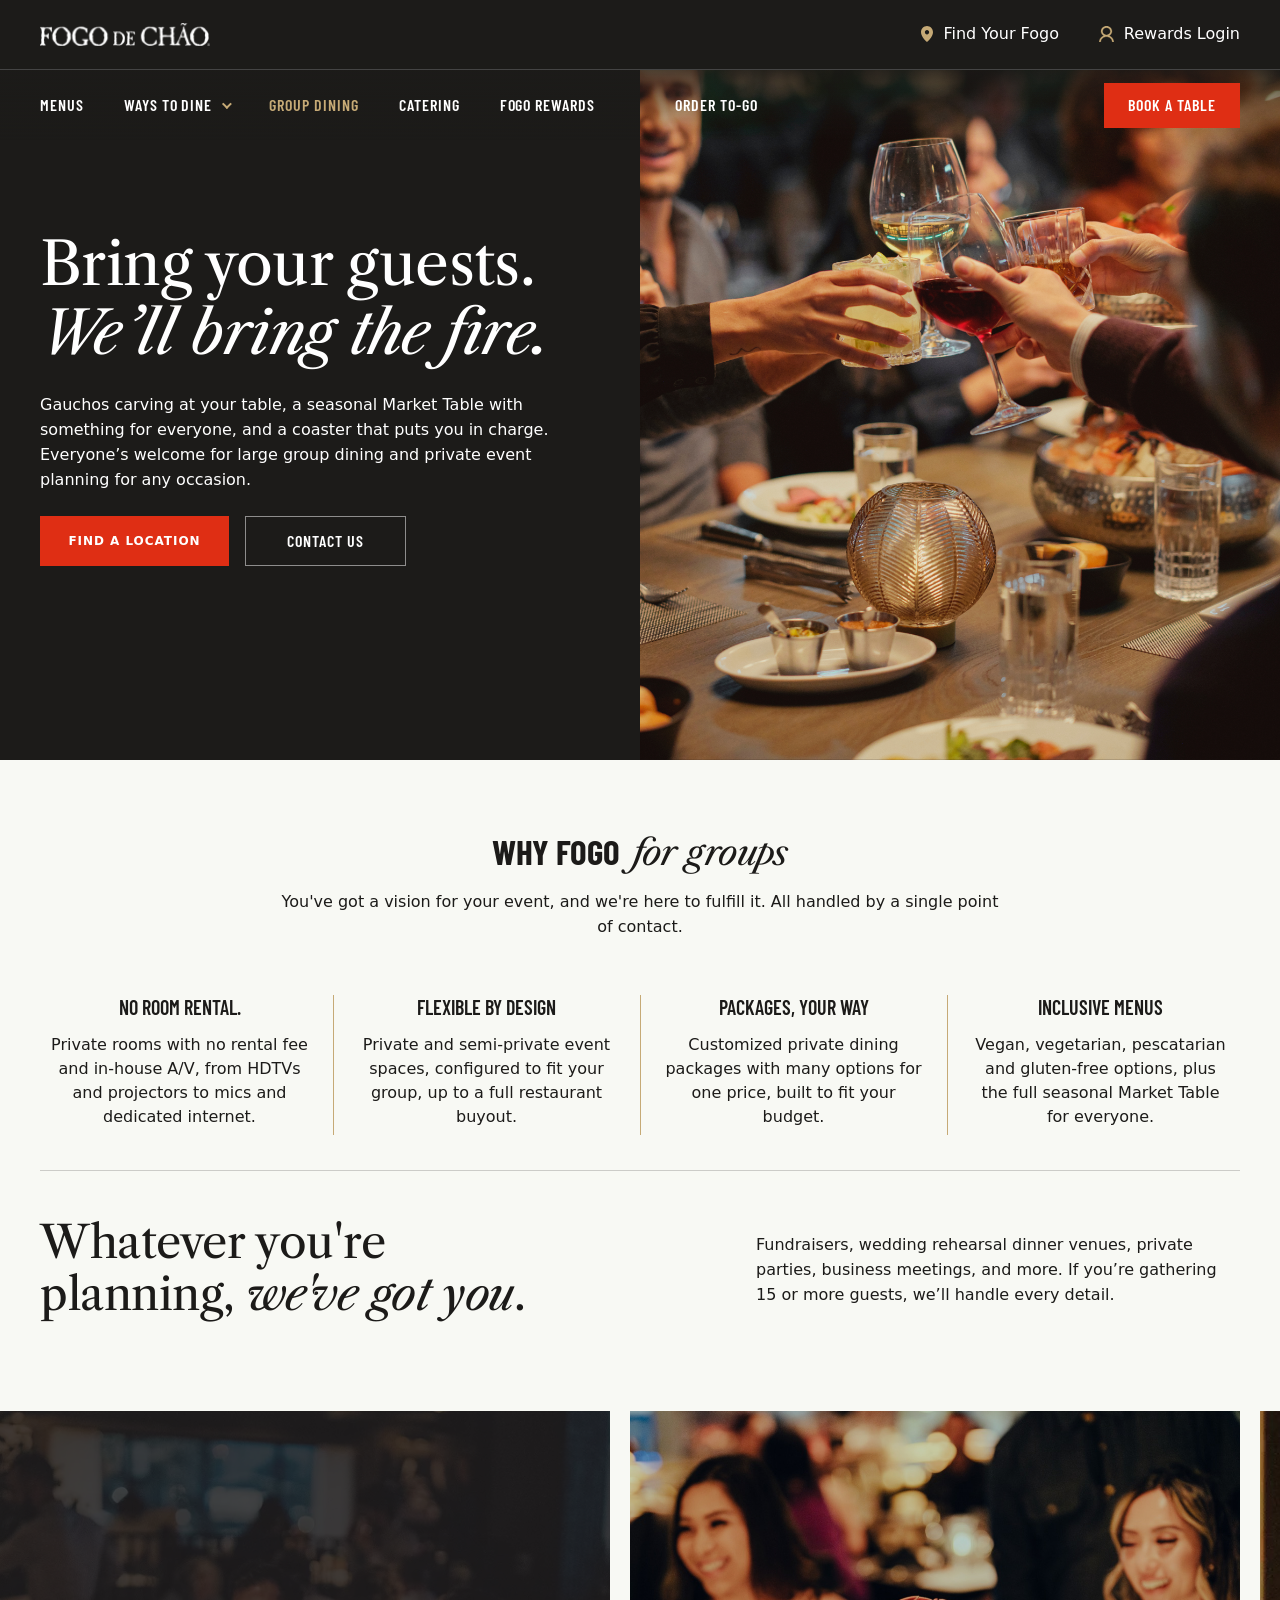
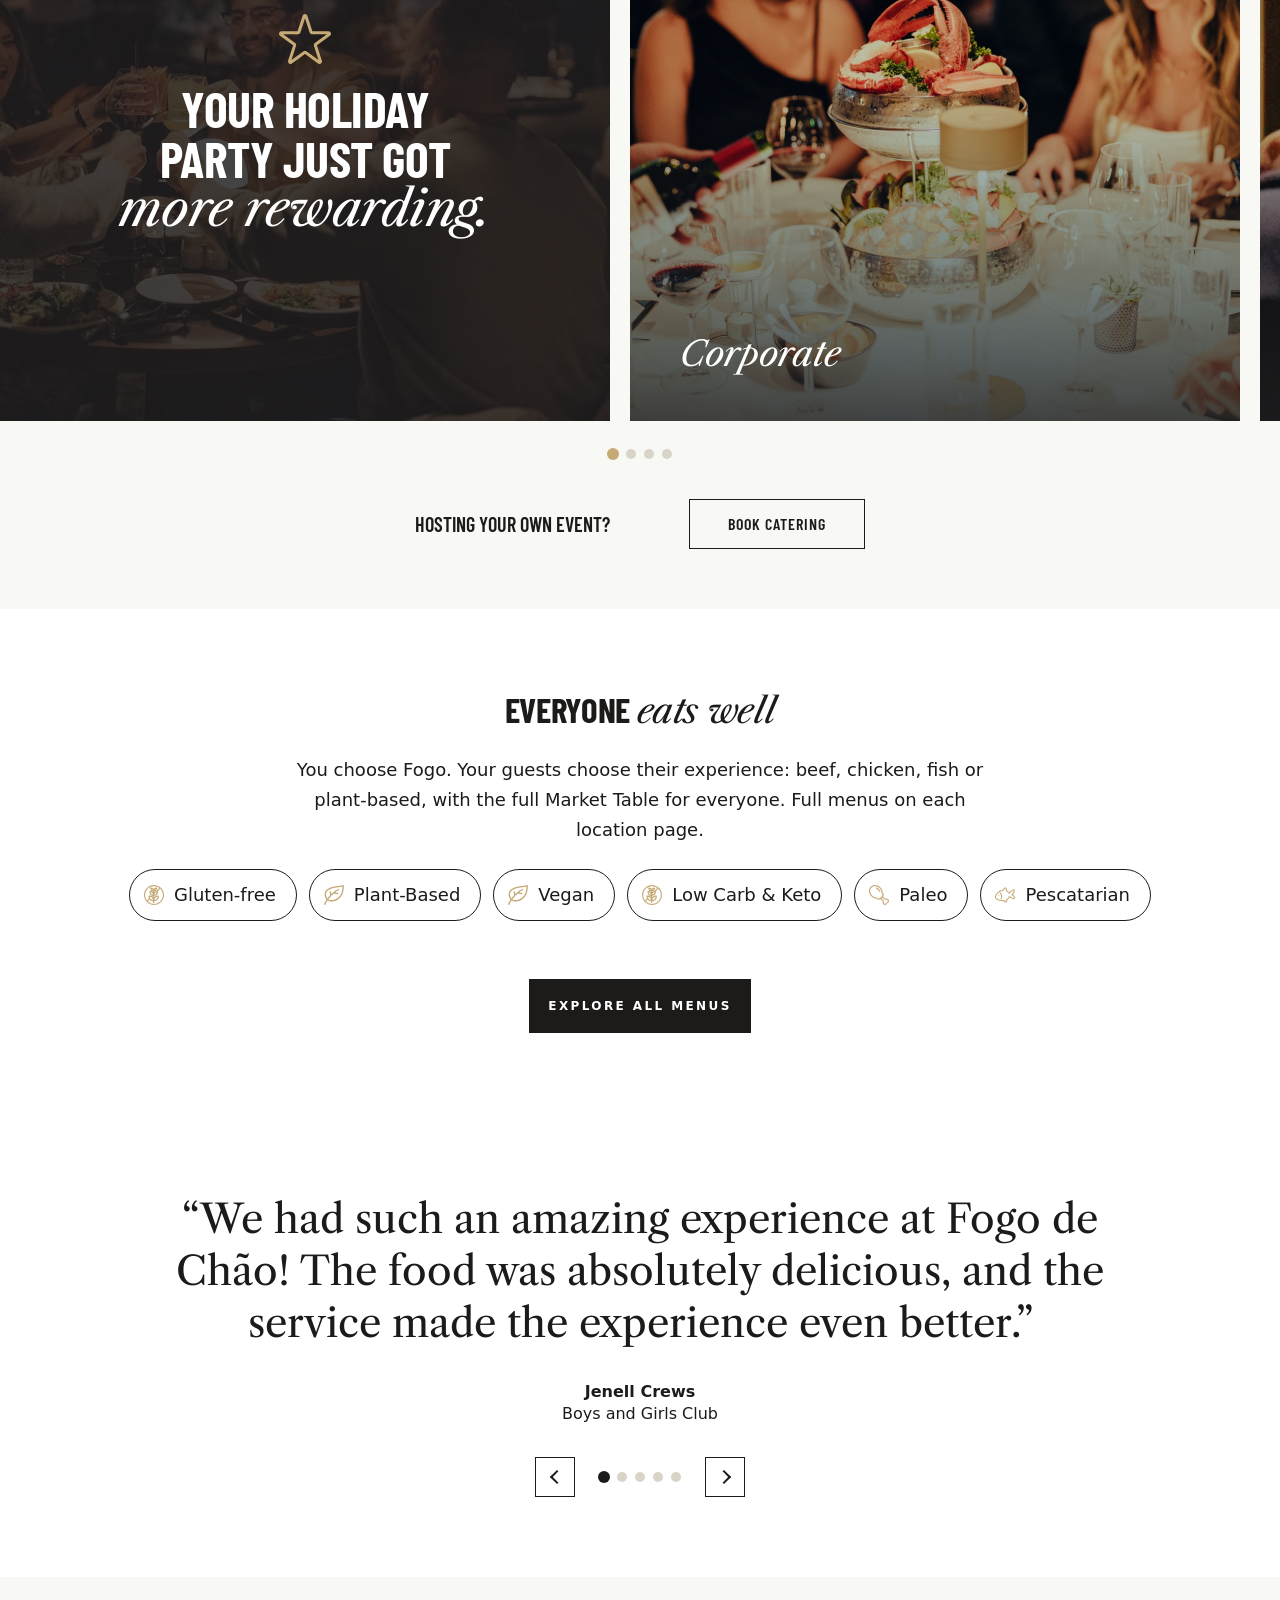
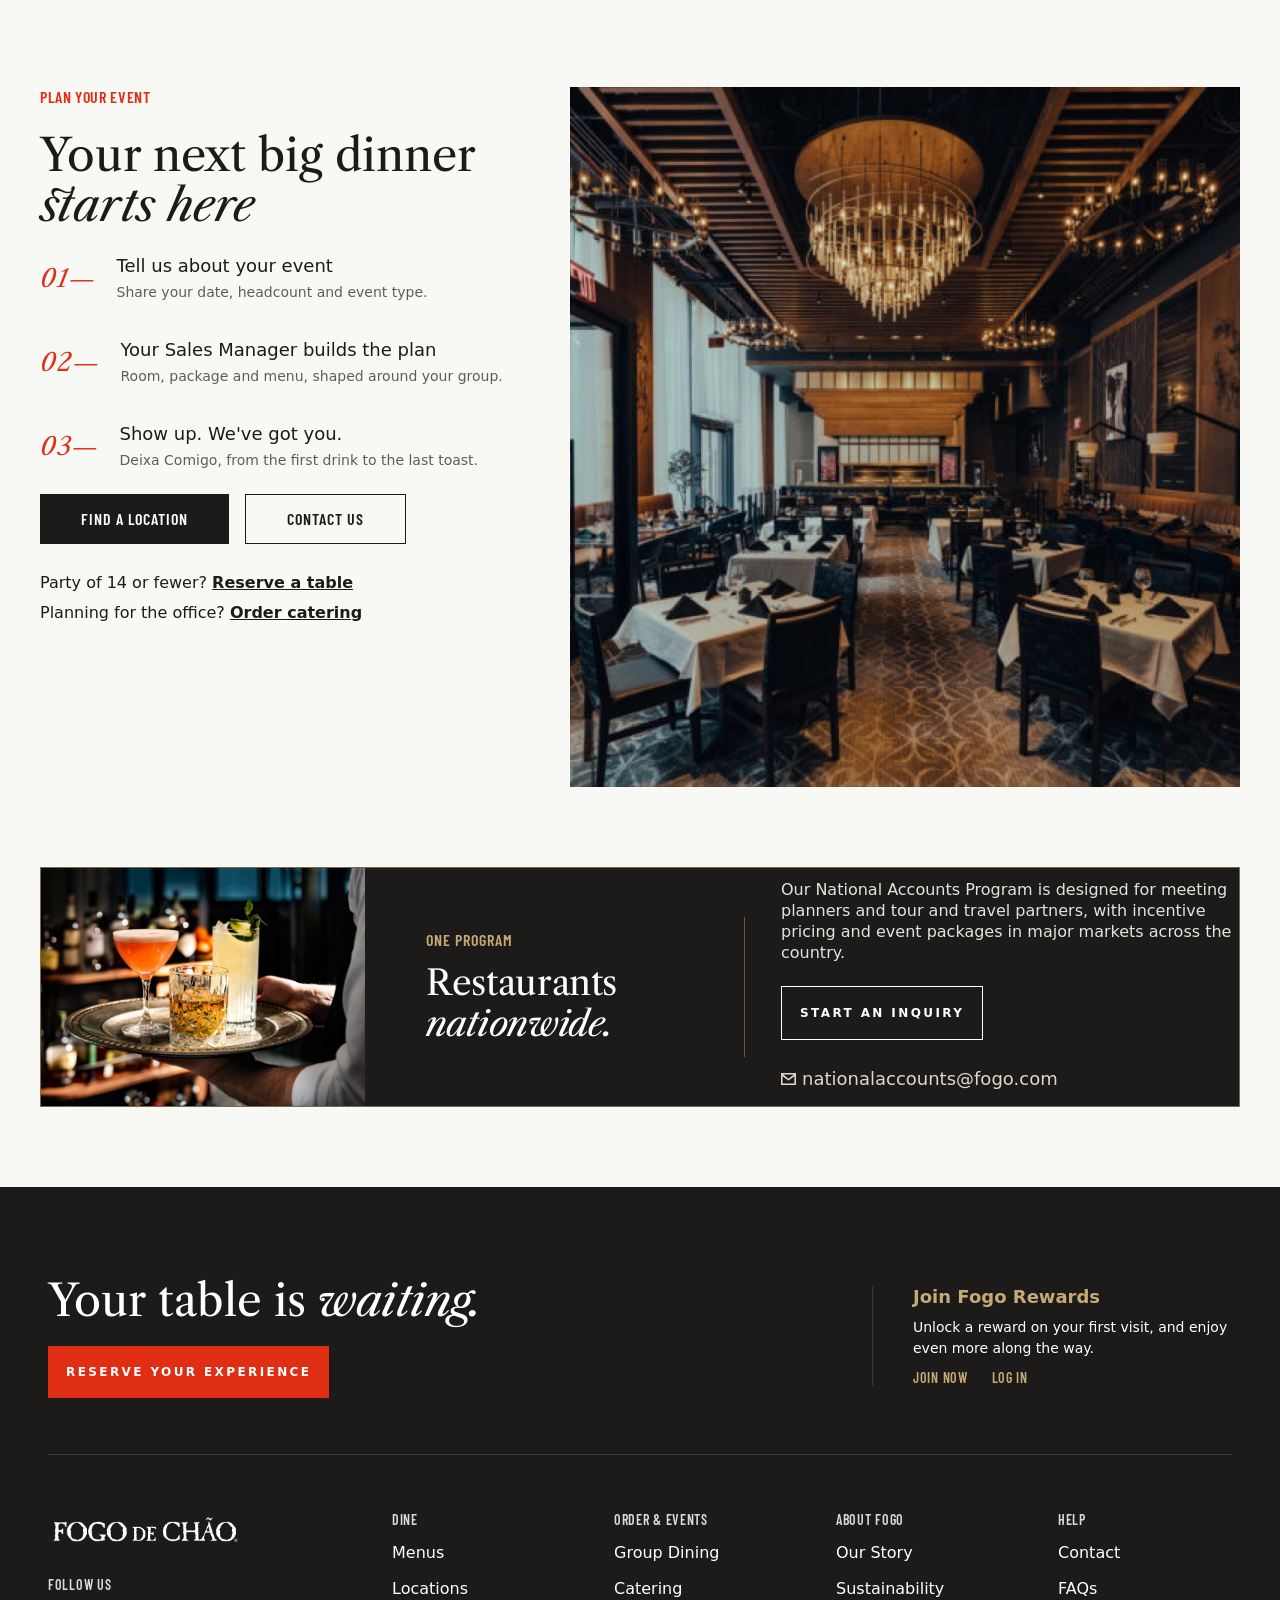
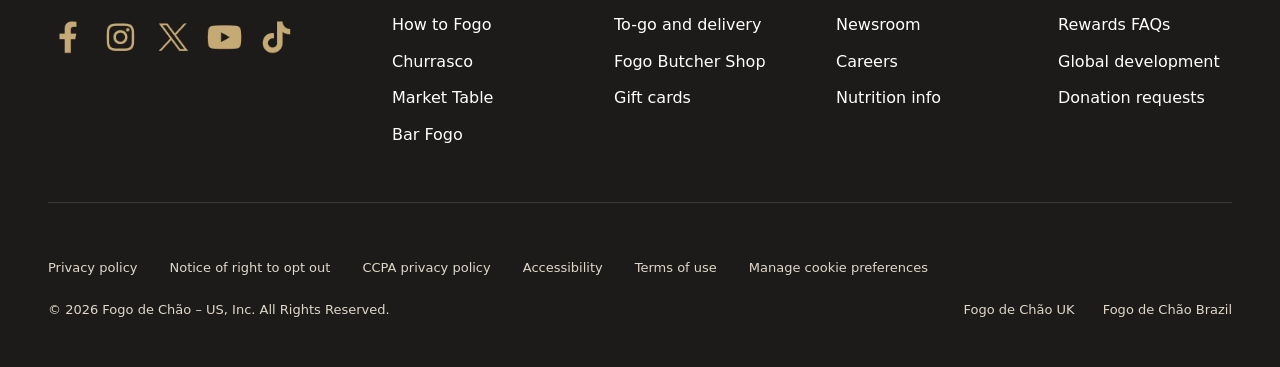
<file: index.html>
<!DOCTYPE html>
<html lang="en">
<head>
<meta charset="UTF-8">
<meta name="viewport" content="width=device-width, initial-scale=1">
<title>Group Dining | Fogo de Chão</title>
<link rel="preconnect" href="https://fonts.googleapis.com">
<link rel="preconnect" href="https://fonts.gstatic.com" crossorigin>
<link href="https://fonts.googleapis.com/css2?family=Barlow+Condensed:wght@600;700&family=Libre+Caslon+Text:ital,wght@0,400;0,700;1,400;1,700&display=swap" rel="stylesheet">
<link rel="stylesheet" href="site.css">
<style>
/* ---------- index-only styles ---------- */
.hero-img{position:absolute;right:0;top:0;width:50%;height:760px;background:url(assets/gd-hero1.png) 80% 50%/cover no-repeat}
.hero h1.reg{font-style:normal}
.hero h1.reg em{font-style:italic}
.use-loc{background:none;border:0;display:flex;align-items:center;gap:6px;color:#fff;font:400 14px/20px var(--sans);text-decoration:underline;cursor:pointer;transition:color .2s}
.use-loc:hover{color:var(--brass)}

.hero-btns{display:flex;gap:16px;align-items:flex-start}
.hero-btns .btn-primary{width:189px}
.btn-ghost{height:50px;width:161px;border:1px solid rgba(255,255,255,.5);color:#fff;font:600 16px/1 var(--cond);letter-spacing:.96px;text-transform:uppercase}
.btn-ghost:hover{background:#fff;color:var(--char);border-color:#fff}

.why{background:var(--paper);color:var(--char);padding:71px 40px 42px;text-align:center;position:relative}
.why .intro{max-width:726px;margin:0 auto;display:flex;flex-direction:column;gap:16px;align-items:center}
.why h2{font:700 35px/1.15 var(--cond);text-transform:uppercase;letter-spacing:-.35px}
.why h2 em{font:italic 400 35px/1.15 var(--serif);text-transform:none}
.why .intro p{font-size:16px;line-height:25px}
.reasons{display:flex;justify-content:center;gap:47px;margin:56px auto 0;max-width:1267px}
.reason{flex:none;width:260px;display:flex;flex-direction:column;gap:14px}
.reason+.reason{position:relative}
.reason+.reason::before{content:"";position:absolute;left:-24px;top:0;width:1px;height:140px;background:var(--brass)}
.reason h3{font:600 20px/normal var(--cond);text-transform:uppercase}
.reason p{font-size:16px;line-height:1.5;margin:0 auto}
.why::after{content:"";position:absolute;left:40px;right:40px;bottom:0;height:1px;background:rgba(28,27,25,.2)}

.plan{background:var(--paper);padding:46px 0 60px;position:relative;overflow:hidden}
.plan-head{display:flex;justify-content:space-between;align-items:flex-start;gap:40px;padding:0 40px}
.plan-head h2{font:400 45px/1.15 var(--serif);letter-spacing:-.45px;max-width:551px}
.plan-head h2 em{font-style:italic}
.plan-head p{font-size:16px;line-height:25px;width:484px;margin-top:15px}
.plan-car{position:relative;margin-top:90px}
.plan-track{display:flex;gap:20px;padding:0 40px;overflow-x:auto;scroll-snap-type:x mandatory;scrollbar-width:none;scroll-behavior:smooth}
.plan-track::-webkit-scrollbar{display:none}
.pcard{flex:none;width:610px;height:610px;position:relative;scroll-snap-align:start;overflow:hidden;cursor:pointer;text-align:left;color:#fff;background:var(--char)}
.pcard>img{position:absolute;inset:0;width:100%;height:100%;object-fit:cover}
.pcard::before,.pcard::after{content:"";position:absolute;inset:0;transition:opacity .35s ease}
.pcard::after{background:linear-gradient(to bottom,rgba(33,31,32,0) 45%,rgba(33,31,32,.8))}
.pcard::before{background:rgba(33,31,32,.8);opacity:0;z-index:1}
.pcard:hover::before,.pcard:focus-visible::before{opacity:1}
.pcard:hover::after,.pcard:focus-visible::after{opacity:0}
.pc-idle{position:absolute;left:50px;bottom:50px;width:398px;z-index:2;font:italic 400 35px/34px var(--serif);color:#fff;transition:opacity .35s}
.pc-hov{position:absolute;left:50px;top:389px;width:441px;z-index:2;display:flex;flex-direction:column;gap:12px;opacity:0;transform:translateY(8px);transition:opacity .35s ease,transform .35s ease}
.pc-hov .eb{font:600 16px/normal var(--cond);letter-spacing:.64px;text-transform:uppercase;color:var(--brass)}
.pc-hov h3{font:400 35px/40px var(--serif);color:#fff;width:426px}
.pc-hov h3 em{font-style:italic}
.pc-hov p{font-size:16px;line-height:24px;color:#fff}
.pcard:hover .pc-idle,.pcard:focus-visible .pc-idle{opacity:0}
.pcard:hover .pc-hov,.pcard:focus-visible .pc-hov{opacity:1;transform:none}
/* promo tile (first card) */
.pcard.promo-tile::before{opacity:1}
.pcard.promo-tile::after{display:none}
.pcard.promo-tile:hover::before{opacity:1}
.promo-in{position:absolute;left:0;right:0;top:202px;z-index:2;display:flex;flex-direction:column;align-items:center;text-align:center}
.promo-in img{width:56px;height:56px;object-fit:contain;padding:1px 2px 5px}
.promo-in b{display:block;margin-top:14px;font:700 50px/1 var(--cond);text-transform:uppercase;letter-spacing:-.5px}
.promo-in em{display:block;font:italic 400 50px/1 var(--serif);letter-spacing:-.5px}
.plan-car:hover .arrow,.plan-car .arrow:focus-visible{opacity:1}
.plan-car .arrow{z-index:3;border-radius:0}
.plan-dots{display:flex;justify-content:center;margin-top:28px}
.plan .dot.on{background:var(--brass)}
.plan-cta{display:flex;align-items:center;justify-content:center;gap:40px;margin-top:40px;padding:0 40px}
.plan-cta p{font:600 20px/30px var(--cond);text-transform:uppercase;width:234px}
.btn-line{height:50px;width:176px;border:1px solid var(--char);color:var(--char);font:600 16px/1 var(--cond);letter-spacing:.96px;text-transform:uppercase}
.btn-line:hover{background:var(--char);color:#fff}

.nat-sec{background:var(--paper);padding:0 40px 80px}
.nat{background:var(--char);border:1px solid rgba(198,170,118,.55);color:#fff;display:flex;align-items:center;height:240px;overflow:hidden}
.nat .im{width:324px;height:240px;flex:none;overflow:hidden}
.nat .im img{width:100%;height:100%;object-fit:cover;transition:transform .8s}
.nat:hover .im img{transform:scale(1.05)}
.nat .cp{width:380px;flex:none;padding-left:0}
.nat .eb{font:600 16px/normal var(--cond);letter-spacing:.96px;text-transform:uppercase;color:var(--brass);padding-left:61px}
.nat h2{font:400 35px/1.15 var(--serif);letter-spacing:-.35px;width:214px;margin:14px 0 0 61px}
.nat h2 em{font-style:italic}
.nat .dv{width:1px;height:140px;background:rgba(198,170,118,.45);flex:none;margin-left:-1px}
.nat .rt{padding-left:36px;max-width:640px;display:flex;flex-direction:column;gap:22px}
.nat .rt p{font-size:16px;line-height:1.3;color:rgba(248,249,244,.9)}
.nat .row{display:flex;align-items:center;gap:24px;flex-wrap:wrap}
.mail{display:inline-flex;gap:6px;align-items:center;font-size:18px;line-height:30px;color:var(--stone);transition:color .2s}
.mail:hover{color:var(--brass);text-decoration:underline}

.evt{background:var(--paper);padding:110px 40px 80px;display:flex;justify-content:space-between;align-items:flex-start;gap:40px}
.evt .l{width:537px;display:flex;flex-direction:column;gap:24px;align-items:flex-start}
.evt .eb{font:600 16px/normal var(--cond);letter-spacing:.64px;text-transform:uppercase;color:var(--heat)}
.evt h2{font:400 45px/50px var(--serif)}
.evt h2 em{font-style:italic}
.steps{display:flex;flex-direction:column;gap:36px}
.step{display:flex;gap:20px;align-items:center}
.step b{font:italic 400 25px/normal var(--serif);letter-spacing:.5px;text-transform:uppercase;color:var(--heat);min-width:39px}
.step h3{font:500 18px/24px var(--sans)}
.step p{font-size:14px;line-height:20px;opacity:.7;margin-top:4px}
.evt .btns{display:flex;gap:16px}
.evt .btns .btn-alt{width:189px;height:50px;font:600 16px/1 var(--cond);letter-spacing:.96px}
.evt .btns .btn-ghost{width:161px;border-color:var(--char);color:var(--char)}
.evt .btns .btn-ghost:hover{background:var(--char);color:#fff}
.evt .small{font-size:16px;line-height:30px}
.evt .small a{text-decoration:underline;font-weight:600;transition:color .2s}
.evt .small a:hover{color:var(--heat)}
.evt .r{width:670px;height:700px;border-radius:0;overflow:hidden;flex:none}
.evt .r img{width:100%;height:100%;object-fit:cover;transition:transform .8s}
.evt .r:hover img{transform:scale(1.04)}

/* location search */
.lsearch{position:relative}
.lsearch input{padding-left:44px;height:52px;font-size:18px}
.lsearch svg{position:absolute;left:14px;top:15px;width:22px;height:22px;stroke:#6a6458;pointer-events:none}
.lres{list-style:none;max-height:340px;overflow:auto;border:1px solid var(--stone);border-top:0}
.lres:empty{display:none}
.lres button{display:flex;justify-content:space-between;align-items:center;width:100%;text-align:left;padding:14px 16px;border-bottom:1px solid var(--stone);font-size:16px;transition:background .15s}
.lres li:last-child button{border-bottom:0}
.lres button:hover,.lres button.act{background:var(--paper)}
.lres mark{background:rgba(198,170,118,.4);color:inherit}
.lres small{font-size:12px;letter-spacing:1px;text-transform:uppercase;color:rgba(28,27,25,.55)}
.lres .live small{color:var(--heat);font-weight:600}
.lres .live{border-left:3px solid var(--heat)}
.lnote{font-size:13px;color:rgba(28,27,25,.65);min-height:20px}
.lempty{padding:18px 16px;font-size:15px;border:1px solid var(--stone);border-top:0}

@media (max-width:1200px){
  .pcard{width:480px;height:480px}
  .pc-hov{top:300px}
  .promo-in{top:140px}.promo-in b,.promo-in em{font-size:40px}
  .plan-head{flex-direction:column;gap:16px}.plan-head p{width:auto;max-width:560px}
  .plan-car{margin-top:40px}
  .why{padding:64px 40px 48px}
  .reasons{flex-wrap:wrap;gap:40px 47px}.reason+.reason::before{display:none}
  .evt{flex-direction:column;align-items:flex-start;padding-top:64px}.evt .r{width:100%;height:480px}
  .nat{flex-wrap:wrap;height:auto}.nat .dv{display:none}.nat .im{width:100%}.nat .cp{padding:28px 0 0;width:100%}.nat .rt{padding:20px 32px 32px}
}
@media (max-width:1000px){
  .hero-img{position:relative;width:100%;max-width:none;height:340px;margin-top:0}
  .hero{height:auto}.hero-copy{position:relative;top:auto;padding:150px 0 40px}
  .plan{padding:48px 0}.plan-head{padding:0 20px}.plan-track{padding:0 20px}
  .pcard{width:86%;height:420px}.pc-hov{top:250px;width:auto;right:30px;left:30px}.pc-hov h3{width:auto}
  .promo-in{top:100px}
  .reasons{flex-direction:column;align-items:center;width:100%}
  .nat-sec{padding:0 20px 56px}
  .evt .l{width:100%}.evt .btns{width:100%}.evt .btns .btn-alt,.evt .btns .btn-ghost{flex:1;width:auto}
  .plan-cta{flex-direction:column;gap:16px;text-align:center}.plan-cta p{width:auto}
}
@media (max-width:700px){
  .hero h1.reg{font-size:38px}.plan-head h2,.evt h2{font-size:34px;line-height:42px}
  .why{padding:56px 20px}.evt{padding:56px 20px}
  .testi{padding:56px 24px}.slide blockquote{font-size:28px;line-height:38px}
}
</style>
</head>
<body>

<!-- ============ HEADER ============ -->
<header class="site" id="hdr">
  <div class="top"><div class="nav-inner">
    <a href="index.html" class="logo" aria-label="Fogo de Chão home"></a>
    <div class="top-links">
      <a href="#" data-modal="locations"><img src="assets/pin.svg" alt="">Find Your Fogo</a>
      <a href="#" class="hide-m" data-toast="Rewards login is a demo link."><img src="assets/user.svg" alt=""><span>Rewards Login</span></a>
    </div>
  </div></div>
  <div class="main"><div class="nav-inner">
    <nav class="main-links" id="mainLinks" aria-label="Main">
      <a href="#" data-toast="Menus page (demo)">menus</a>
      <div class="dd" id="dd">
        <button type="button" aria-expanded="false" aria-haspopup="true">ways to dine <span class="chev"></span></button>
        <div class="dd-menu"><div class="dd-grid">
          <a href="#" class="dd-item" data-toast="How to Fogo (demo)"><span class="dd-thumb"><img src="assets/dd-how-to-fogo.jpg" alt=""></span><span class="dd-text"><span class="dd-title">How to Fogo<img src="assets/dd-arrow.svg" alt=""></span><span class="dd-desc">First time? Here’s what to expect</span></span></a>
          <a href="#" class="dd-item" data-toast="Churrasco (demo)"><span class="dd-thumb"><img src="assets/dd-churrasco.jpg" alt=""></span><span class="dd-text"><span class="dd-title">Churrasco<img src="assets/dd-arrow.svg" alt=""></span><span class="dd-desc">Continuous fire-roasted cuts</span></span></a>
          <a href="#" class="dd-item" data-toast="Market Table (demo)"><span class="dd-thumb"><img src="assets/dd-market-table.jpg" alt=""></span><span class="dd-text"><span class="dd-title">Market Table<img src="assets/dd-arrow.svg" alt=""></span><span class="dd-desc">Unlimited fresh market spread</span></span></a>
          <a href="#" class="dd-item" data-toast="Bar Fogo (demo)"><span class="dd-thumb"><img src="assets/dd-bar-fogo.jpg" alt=""></span><span class="dd-text"><span class="dd-title">Bar Fogo<img src="assets/dd-arrow.svg" alt=""></span><span class="dd-desc">Bar bites and sharables</span></span></a>
          <a href="#" class="dd-item" data-toast="To-go and Delivery (demo)"><span class="dd-thumb"><img src="assets/dd-togo.jpg" alt=""></span><span class="dd-text"><span class="dd-title">Fogo To-go and Delivery<img src="assets/dd-arrow.svg" alt=""></span><span class="dd-desc">Enjoy Fogo at home, ordered online</span></span></a>
          <a href="#" class="dd-item" data-toast="Butcher Shop (demo)"><span class="dd-thumb"><img src="assets/dd-butcher.jpg" alt=""></span><span class="dd-text"><span class="dd-title">Fogo Butcher Shop<img src="assets/dd-arrow.svg" alt=""></span><span class="dd-desc">Ready-to-grill cuts</span></span></a>
        </div></div>
      </div>
      <a href="index.html" class="active">group dining</a>
      <a href="#" data-toast="Catering (demo)">catering</a>
      <a href="#" data-toast="Fogo Rewards (demo)">fogo rewards</a>
      <span class="grow"></span>
      <a href="#" data-toast="Order to-go (demo)">order to-go</a>
    </nav>
    <div class="nav-right">
      <a href="#" class="btn-nav" data-modal="locations">book a table</a>
      <button class="burger" id="burger" aria-label="Menu" aria-expanded="false"><i></i><i></i><i></i></button>
    </div>
  </div></div>
</header>

<main>
<!-- ============ HERO ============ -->
<section class="hero">
  <div class="hero-img" role="img" aria-label="Friends sharing a seafood tower at a long table"></div>
  <div class="hero-copy"><div class="wrap"><div class="in">
    <h1 class="reg">Bring your guests.<br><em>We’ll bring the fire.</em></h1>
    <p class="lead">Gauchos carving at your table, a seasonal Market Table with something for everyone, and a coaster that puts you in charge. Everyone’s welcome for large group dining and private event planning for any occasion.</p>
    <div class="hero-btns"><button class="btn btn-primary" data-modal="locations">find a location</button>
    <a class="btn btn-ghost" href="mailto:groupevents@fogo.com">contact us</a></div>
  </div></div></div>
</section>

<!-- ============ WHY FOGO ============ -->
<section class="why">
  <div class="intro"><h2>why fogo&nbsp; <em>for groups</em></h2><p>You've got a vision for your event, and we're here to fulfill it. All handled by a single point of contact.</p></div>
  <div class="reasons">
    <div class="reason"><h3>No room rental.</h3><p>Private rooms with no rental fee and in-house A/V, from HDTVs and projectors to mics and dedicated internet.</p></div>
    <div class="reason"><h3>Flexible by design</h3><p>Private and semi-private event spaces, configured to fit your group, up to a full restaurant buyout.</p></div>
    <div class="reason"><h3>Packages, your way</h3><p>Customized private dining packages with many options for one price, built to fit your budget.</p></div>
    <div class="reason"><h3>Inclusive menus</h3><p>Vegan, vegetarian, pescatarian and gluten-free options, plus the full seasonal Market Table for everyone.</p></div>
  </div>
</section>

<!-- ============ WHAT ARE YOU PLANNING ============ -->
<section class="plan" id="planning" aria-label="Event types">
  <div class="plan-head">
    <h2>Whatever you're planning, <em>we've got you</em>.</h2>
    <p>Fundraisers, wedding rehearsal dinner venues, private parties, business meetings, and more. If you’re gathering 15 or more guests, we’ll handle every detail.</p>
  </div>
  <div class="plan-car" aria-roledescription="carousel">
    <div class="plan-track" id="planTrack">
      <button class="pcard promo-tile" data-event="Holiday party" aria-label="Your holiday party just got more rewarding"><img src="assets/promo.jpg" alt="" loading="lazy"><div class="promo-in"><img src="assets/star.svg" alt=""><b>Your holiday<br>party just got</b><em>more rewarding.</em></div></button>
      <button class="pcard" data-event="Corporate"><img src="assets/corporate.jpg" alt="" loading="lazy" style="object-position:67% 50%"><div class="pc-idle">Corporate</div><div class="pc-hov"><div class="eb">corporate</div><h3><em>Make the meal</em><br>the best part of the week.</h3><p>Client dinners, team offsites, sales meetings, lunch &amp; learns. Bring everyone together for a meal.</p></div></button>
      <button class="pcard" data-event="Celebrations"><img src="assets/celebrations.jpg" alt="" loading="lazy" style="object-position:51% 50%"><div class="pc-idle">Celebrations</div><div class="pc-hov"><div class="eb">celebrations</div><h3><em>Your big night,</em><br>our full attention.</h3><p>Birthdays, anniversaries, graduations and bachelor(ette) parties. Whatever you’re toasting, we’re in.</p></div></button>
      <button class="pcard" data-event="Weddings"><img src="assets/weddings.jpg" alt="" loading="lazy" style="object-position:50% 50%"><div class="pc-idle">Weddings</div><div class="pc-hov"><div class="eb">weddings</div><h3><em>From first toast</em><br>to last bite.</h3><p>Rehearsal dinners, wedding luncheons, receptions and milestone events. Tell us the date, we’ll handle the details</p></div></button>
    </div>
    <button class="arrow prev" id="pPrev" aria-label="Previous"></button>
    <button class="arrow next" id="pNext" aria-label="Next"></button>
  </div>
  <div class="plan-dots"><div class="dots" id="pDots"></div></div>
  <div class="plan-cta"><p>Hosting your own event?</p><a class="btn btn-line" href="#" data-toast="Catering (demo)">book catering</a></div>
</section>

<!-- ============ EVERYONE EATS WELL ============ -->
<section class="eats">
  <h2>Everyone <em>eats well</em></h2>
  <p>You choose Fogo. Your guests choose their experience: beef, chicken, fish or plant-based, with the full Market Table for everyone. Full menus on each location page.</p>
  <div class="chips" id="chips">
    <button class="chip" aria-pressed="false" data-note="Most churrasco cuts and Market Table items are naturally gluten-free. Ask your server."><img src="assets/gf.svg" alt="">Gluten-free</button>
    <button class="chip" aria-pressed="false" data-note="Plant-forward entrées and a fully plant-based Market Table selection."><img src="assets/plant.svg" alt="">Plant-Based</button>
    <button class="chip" aria-pressed="false" data-note="Dedicated vegan entrées plus a fully plant-based Market Table selection."><img src="assets/vegan.svg" alt="">Vegan</button>
    <button class="chip" aria-pressed="false" data-note="Fire-roasted cuts and fresh Market Table items that fit low-carb and keto plans."><img src="assets/keto.svg" alt="">Low Carb &amp; Keto</button>
    <button class="chip" aria-pressed="false" data-note="Fire-roasted meats, seafood and fresh vegetables that fit a paleo plan."><img src="assets/paleo.svg" alt="">Paleo</button>
    <button class="chip" aria-pressed="false" data-note="Fish and seafood options alongside the Market Table."><img src="assets/pesc.svg" alt="">Pescatarian</button>
  </div>
  <p class="chip-note" id="chipNote" aria-live="polite"></p>
  <button class="btn btn-alt" data-toast="Menus page (demo)">explore all menus</button>
</section>

<!-- ============ TESTIMONIALS ============ -->
<section class="testi" aria-roledescription="carousel" aria-label="Guest testimonials">
  <div class="slides" id="slides" aria-live="polite"></div>
  <div class="car-ctl">
    <button class="car-btn p" id="tPrev" aria-label="Previous testimonial"></button>
    <div class="dots" id="dots"></div>
    <button class="car-btn n" id="tNext" aria-label="Next testimonial"></button>
  </div>
</section>

<!-- ============ PLAN YOUR EVENT ============ -->
<section class="evt">
  <div class="l">
    <div class="eb">Plan your event</div>
    <h2>Your next big dinner<br><em>starts here</em></h2>
    <div class="steps">
      <div class="step"><b>01—</b><div><h3>Tell us about your event</h3><p>Share your date, headcount and event type.</p></div></div>
      <div class="step"><b>02—</b><div><h3>Your Sales Manager builds the plan</h3><p>Room, package and menu, shaped around your group.</p></div></div>
      <div class="step"><b>03—</b><div><h3>Show up. We've got you.</h3><p>Deixa Comigo, from the first drink to the last toast.</p></div></div>
    </div>
    <div class="btns">
      <button class="btn btn-alt" data-modal="locations">find a location</button>
      <a class="btn btn-ghost" href="mailto:groupevents@fogo.com">contact us</a>
    </div>
    <p class="small">Party of 14 or fewer? <a href="#" data-toast="Reservations (demo)">Reserve a table</a><br>Planning for the office? <a href="#" data-toast="Catering (demo)">Order catering</a></p>
  </div>
  <div class="r"><img src="assets/dining-room2.jpg" alt="Elegant Fogo dining room" loading="lazy"></div>
</section>

<!-- ============ NATIONAL ACCOUNTS ============ -->
<section class="nat-sec"><div class="nat">
  <div class="im"><img src="assets/picanha.jpg" alt="Picanha board" loading="lazy"></div>
  <div class="cp"><div class="eb">One Program</div><h2>Restaurants <em>nationwide.</em></h2></div>
  <div class="dv"></div>
  <div class="rt">
    <p>Our National Accounts Program is designed for meeting planners and tour and travel partners, with incentive pricing and event packages in major markets across the country.</p>
    <div class="row">
      <button class="btn btn-secondary" data-modal="inquiry">start an inquiry</button>
      <a class="mail" href="mailto:nationalaccounts@fogo.com"><img src="assets/union.svg" alt="" width="15" height="12">nationalaccounts@fogo.com</a>
    </div>
  </div>
</div></section>
</main>

<!-- ============ FOOTER ============ -->
<footer><div class="f-in">
  <div class="band">
    <div class="res"><h2>Your table is <em>waiting.</em></h2><button class="btn btn-primary" data-modal="locations">Reserve your experience</button></div>
    <div class="rewards"><h3>Join Fogo Rewards</h3><p>Unlock a reward on your first visit, and enjoy even more along the way.</p>
      <div class="l"><a href="#" data-toast="Join Fogo Rewards (demo)">Join now</a><a href="#" data-toast="Rewards login (demo)">Log in</a></div></div>
  </div>
  <hr>
  <div class="links">
    <div class="brand"><img class="fl" src="assets/footer-logo.png" alt="Fogo de Chão"><div class="h-s">Follow us</div>
      <div class="social">
        <a href="#" aria-label="Facebook" data-toast="Facebook (demo)"><img src="assets/fb.png" alt=""></a>
        <a href="#" aria-label="Instagram" data-toast="Instagram (demo)"><img src="assets/ig.png" alt=""></a>
        <a href="#" aria-label="X" data-toast="X (demo)"><img src="assets/x.png" alt=""></a>
        <a href="#" aria-label="YouTube" data-toast="YouTube (demo)"><img src="assets/yt.png" alt=""></a>
        <a href="#" aria-label="TikTok" data-toast="TikTok (demo)"><img src="assets/tt.png" alt=""></a>
      </div></div>
    <div class="col"><div class="h-s">Dine</div><a href="#" data-toast="Demo link">Menus</a><a href="#" data-modal="locations">Locations</a><a href="#" data-toast="Demo link">How to Fogo</a><a href="#" data-toast="Demo link">Churrasco</a><a href="#" data-toast="Demo link">Market Table</a><a href="#" data-toast="Demo link">Bar Fogo</a></div>
    <div class="col"><div class="h-s">Order &amp; Events</div><a href="index.html">Group Dining</a><a href="#" data-toast="Demo link">Catering</a><a href="#" data-toast="Demo link">To-go and delivery</a><a href="#" data-toast="Demo link">Fogo Butcher Shop</a><a href="#" data-toast="Demo link">Gift cards</a></div>
    <div class="col"><div class="h-s">About Fogo</div><a href="#" data-toast="Demo link">Our Story</a><a href="#" data-toast="Demo link">Sustainability</a><a href="#" data-toast="Demo link">Newsroom</a><a href="#" data-toast="Demo link">Careers</a><a href="#" data-toast="Demo link">Nutrition info</a></div>
    <div class="col"><div class="h-s">Help</div><a href="#" data-modal="inquiry">Contact</a><a href="#" data-toast="Demo link">FAQs</a><a href="#" data-toast="Demo link">Rewards FAQs</a><a href="#" data-toast="Demo link">Global development</a><a href="#" data-toast="Demo link">Donation requests</a></div>
  </div>
  <hr>
  <div class="legal">
    <div class="r"><a href="#" data-toast="Demo link">Privacy policy</a><a href="#" data-toast="Demo link">Notice of right to opt out</a><a href="#" data-toast="Demo link">CCPA privacy policy</a><a href="#" data-toast="Demo link">Accessibility</a><a href="#" data-toast="Demo link">Terms of use</a><a href="#" data-toast="Demo link">Manage cookie preferences</a></div>
    <div class="r sp"><span>© 2026 Fogo de Chão – US, Inc. All Rights Reserved.</span><span class="r" style="gap:28px"><a href="#" data-toast="Demo link">Fogo de Chão UK</a><a href="#" data-toast="Demo link">Fogo de Chão Brazil</a></span></div>
  </div>
</div></footer>

<button id="top" aria-label="Back to top"></button>
<div id="toast" role="status"></div>
<dialog id="dlg"><div class="m-h"><h3 id="dlgT"></h3><button class="m-x" id="dlgX" aria-label="Close">×</button></div><div class="m-b" id="dlgB"></div></dialog>

<script src="loc.js"></script>
<script>
const $=(s,r=document)=>r.querySelector(s), $$=(s,r=document)=>[...r.querySelectorAll(s)];
let tt; function toast(m){const t=$('#toast');t.textContent=m;t.classList.add('show');clearTimeout(tt);tt=setTimeout(()=>t.classList.remove('show'),2400)}
const esc=s=>s.replace(/[&<>"]/g,c=>({'&':'&amp;','<':'&lt;','>':'&gt;','"':'&quot;'}[c]));

/* ---------- header ---------- */
const hdr=$('#hdr'), topBtn=$('#top');
addEventListener('scroll',()=>{hdr.classList.toggle('solid',scrollY>60);topBtn.classList.toggle('show',scrollY>900)},{passive:true});
topBtn.onclick=()=>scrollTo({top:0});
const dd=$('#dd'), ddb=$('button',dd);
function setDD(o){dd.classList.toggle('open',o);ddb.setAttribute('aria-expanded',o)}
ddb.onclick=e=>{e.stopPropagation();setDD(!dd.classList.contains('open'))};
dd.addEventListener('mouseenter',()=>innerWidth>1000&&setDD(true));
dd.addEventListener('mouseleave',()=>innerWidth>1000&&setDD(false));
document.addEventListener('click',e=>{if(!dd.contains(e.target))setDD(false)});
$('#burger').onclick=e=>{const o=!hdr.classList.contains('menu');hdr.classList.toggle('menu',o);e.currentTarget.setAttribute('aria-expanded',o)};

/* ---------- global click wiring ---------- */
document.addEventListener('click',e=>{
  const a=e.target.closest('a[href="#"]'); if(a)e.preventDefault();
  const t=e.target.closest('[data-toast]'); if(t){toast(t.dataset.toast);return}
  const m=e.target.closest('[data-modal]'); if(m){e.preventDefault();openModal(m.dataset.modal)}
});


/* ---------- other modals ---------- */
function openModal(kind){
  if(kind==='locations')return openLocations();
  const T=$('#dlgT'),B=$('#dlgB');
  if(kind==='perks'){
    T.textContent='National Accounts perks';
    B.innerHTML=`<p>Built for meeting planners and tour &amp; travel partners:</p>
      <ul style="padding-left:20px"><li>Incentive pricing across major markets</li><li>Event packages with complimentary A/V</li><li>One point of contact from inquiry to event</li><li>Bonus perks when you reserve early</li></ul>
      <p style="font-size:13px;color:rgba(28,27,25,.65)">Demo copy. Final terms are confirmed by the National Accounts team.</p>
      <button class="btn btn-primary" id="perkGo">Find a location</button>`;
    $('#perkGo').onclick=()=>{dlg.close();openLocations()};
  }else{
    T.textContent='Start an inquiry';
    B.innerHTML=`<form id="inq" novalidate>
      <div class="two"><label>Name<input name="n" autocomplete="name"></label><label>Email<input name="e" type="email" autocomplete="email"></label></div>
      <label style="margin-top:16px">Company<input name="c" autocomplete="organization"></label>
      <label style="margin-top:16px">How can we help?<textarea name="m" rows="3" placeholder="Tell us about your group or program"></textarea></label>
      <div class="err" id="inqErr" role="alert"></div>
      <button class="btn btn-primary btn-wide" style="margin-top:8px">Send inquiry</button></form>`;
    $('#inq').onsubmit=e=>{e.preventDefault();const f=e.target,err=$('#inqErr');
      if(!f.n.value.trim()){err.textContent='Please enter your name.';f.n.focus();return}
      if(!/^[^\s@]+@[^\s@]+\.[^\s@]+$/.test(f.e.value)){err.textContent='Please enter a valid email.';f.e.focus();return}
      B.innerHTML=`<p style="font-size:18px">Thank you, <b>${esc(f.n.value.trim())}</b>.</p><p>Our team will be in touch within one business day. (Demo — nothing was sent.)</p><button class="btn btn-alt" onclick="dlg.close()">Close</button>`;T.textContent='Inquiry received'};
    dlg.showModal();return;
  }
  dlg.showModal();
}

/* ---------- event-type carousel ---------- */
const track=$('#planTrack'),cards=$$('.pcard',track),pDots=$('#pDots');
pDots.innerHTML=cards.map((_,i)=>`<button class="dot ${i?'':'on'}" aria-label="Go to ${cards[i].dataset.event}"></button>`).join('');
const step=()=>cards[1].offsetLeft-cards[0].offsetLeft;
const goP=i=>track.scrollTo({left:Math.max(0,Math.min(cards.length-1,i))*step(),behavior:'smooth'});
const curP=()=>Math.min(cards.length-1,Math.round(track.scrollLeft/step()));
track.addEventListener('scroll',()=>{const c=curP(),atEnd=track.scrollLeft+track.clientWidth>=track.scrollWidth-4;const idx=atEnd?cards.length-1:c;$$('.dot',pDots).forEach((d,k)=>d.classList.toggle('on',k===idx))},{passive:true});
pDots.onclick=e=>{const d=e.target.closest('.dot');if(d)goP($$('.dot',pDots).indexOf(d))};
$('#pPrev').onclick=()=>goP(curP()-1);$('#pNext').onclick=()=>goP(curP()+1);
cards.forEach(c=>c.onclick=()=>openLocations({event:c.dataset.event}));

/* ---------- dietary chips ---------- */
const chips=$$('#chips .chip');
chips.forEach(c=>c.onclick=()=>{const on=c.getAttribute('aria-pressed')!=='true';chips.forEach(x=>x.setAttribute('aria-pressed','false'));c.setAttribute('aria-pressed',on);$('#chipNote').textContent=on?c.dataset.note:''});

/* ---------- testimonial carousel ---------- */
const TS=[
 ['“We had such an amazing experience at Fogo de Chão! The food was absolutely delicious, and the service made the experience even better.”','Jenell Crews','Boys and Girls Club'],
 ['“Our team dinner ran flawlessly. The private room, the A/V and the gauchos kept everyone engaged all night.”','Marcus Hale','San Jose, CA'],
 ['“Stefani made planning our rehearsal dinner effortless. Every guest, including our vegetarians, left happy.”','Priya Natarajan','Santa Clara, CA'],
 ['“The perfect spot to celebrate a milestone. The cuts were exceptional and the room felt truly ours.”','Daniel Ortiz','Oakland, CA'],
 ['“We host client dinners here every quarter. Consistent, impressive and zero stress for us.”','Elena Whitfield','Palo Alto, CA']
];
const sl=$('#slides'),dots=$('#dots');let ti=0,timer;
sl.innerHTML=TS.map((t,i)=>`<figure class="slide ${i?'':'on'}" role="group" aria-roledescription="slide" aria-label="${i+1} of ${TS.length}"><blockquote>${t[0]}</blockquote><cite><b>${t[1]}</b>${t[2]}</cite></figure>`).join('');
dots.innerHTML=TS.map((_,i)=>`<button class="dot ${i?'':'on'}" aria-label="Go to testimonial ${i+1}"></button>`).join('');
function goT(i){ti=(i+TS.length)%TS.length;$$('.slide',sl).forEach((s,k)=>s.classList.toggle('on',k===ti));$$('.dot',dots).forEach((d,k)=>d.classList.toggle('on',k===ti));reset()}
function reset(){clearInterval(timer);timer=setInterval(()=>goT(ti+1),6500)}
dots.onclick=e=>{const d=e.target.closest('.dot');if(d)goT($$('.dot',dots).indexOf(d))};
$('#tPrev').onclick=()=>goT(ti-1);$('#tNext').onclick=()=>goT(ti+1);
const tsec=$('.testi');tsec.addEventListener('mouseenter',()=>clearInterval(timer));tsec.addEventListener('mouseleave',reset);
tsec.addEventListener('keydown',e=>{if(e.key==='ArrowLeft')goT(ti-1);if(e.key==='ArrowRight')goT(ti+1)});
(()=>{let x0=null;sl.addEventListener('pointerdown',e=>x0=e.clientX);sl.addEventListener('pointerup',e=>{if(x0!==null&&Math.abs(e.clientX-x0)>50)goT(ti+(e.clientX<x0?1:-1));x0=null})})();
reset();
</script>
</body>
</html>
</file>
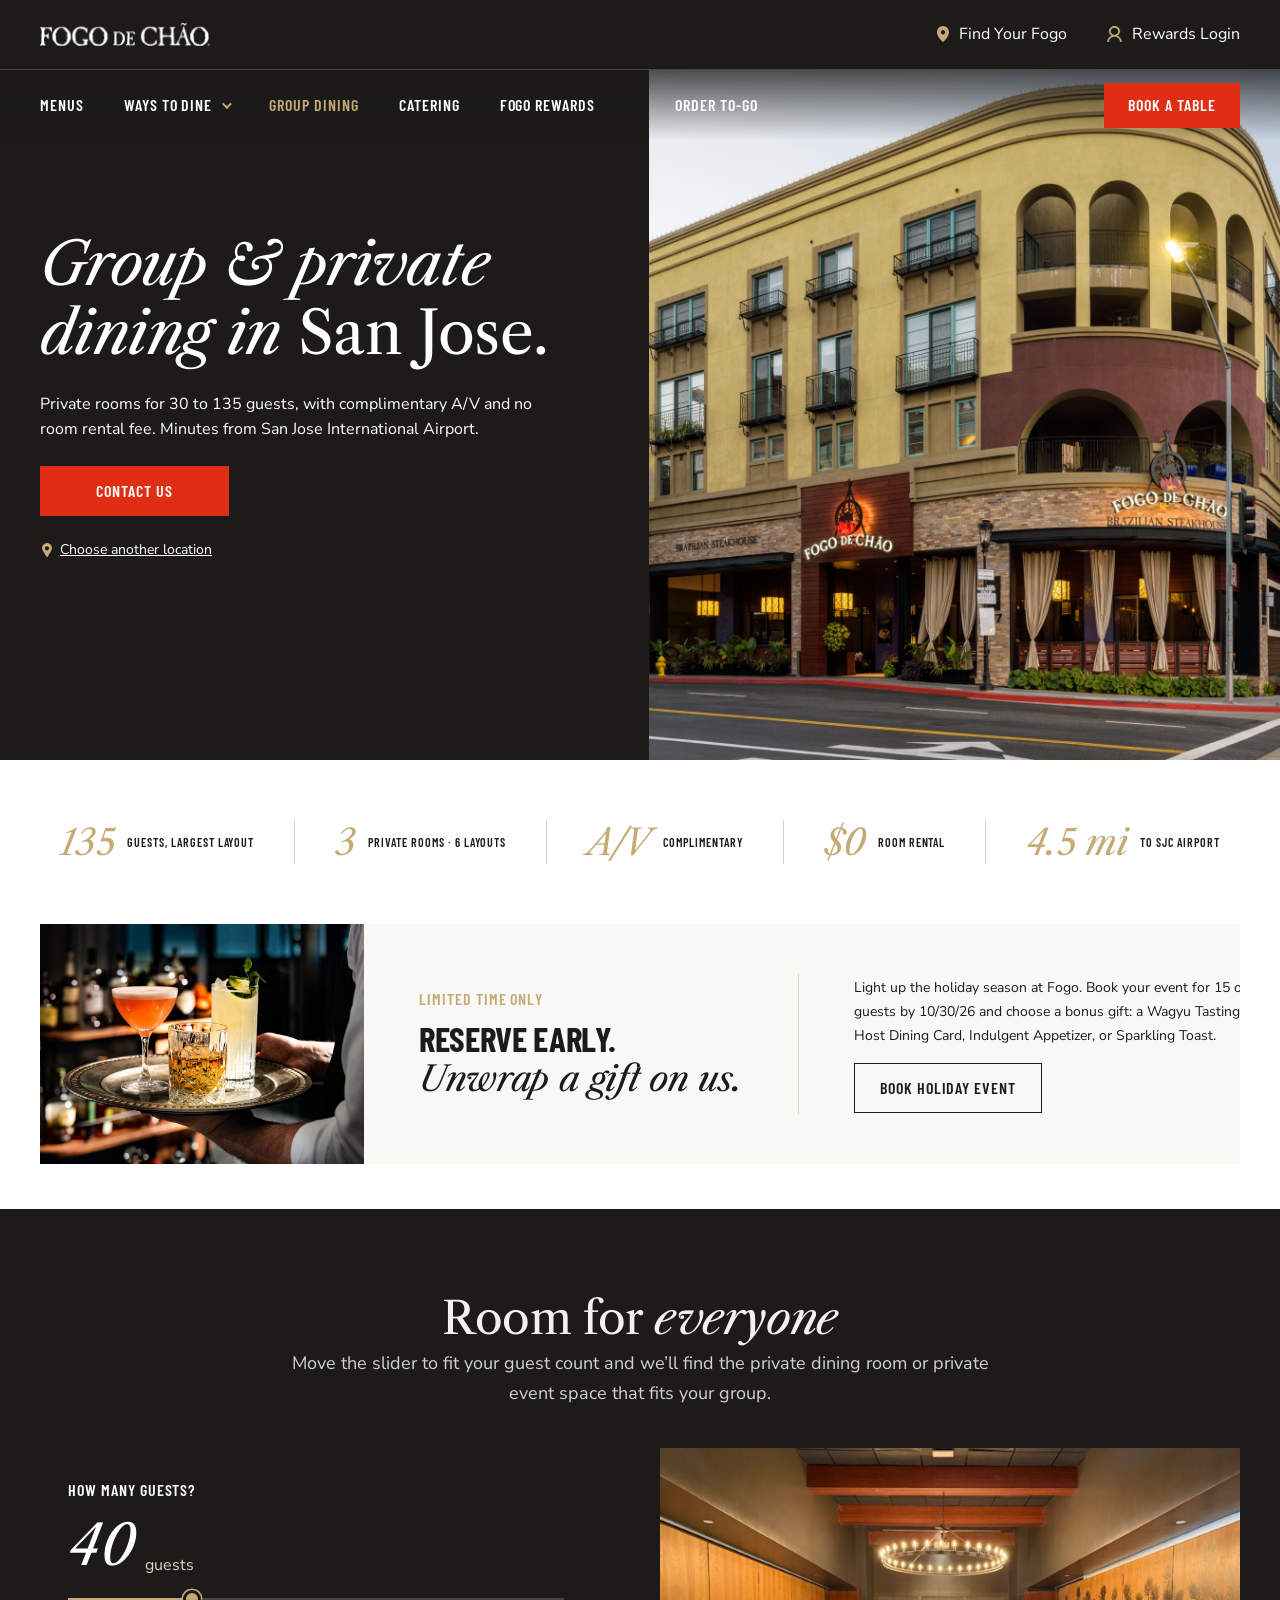
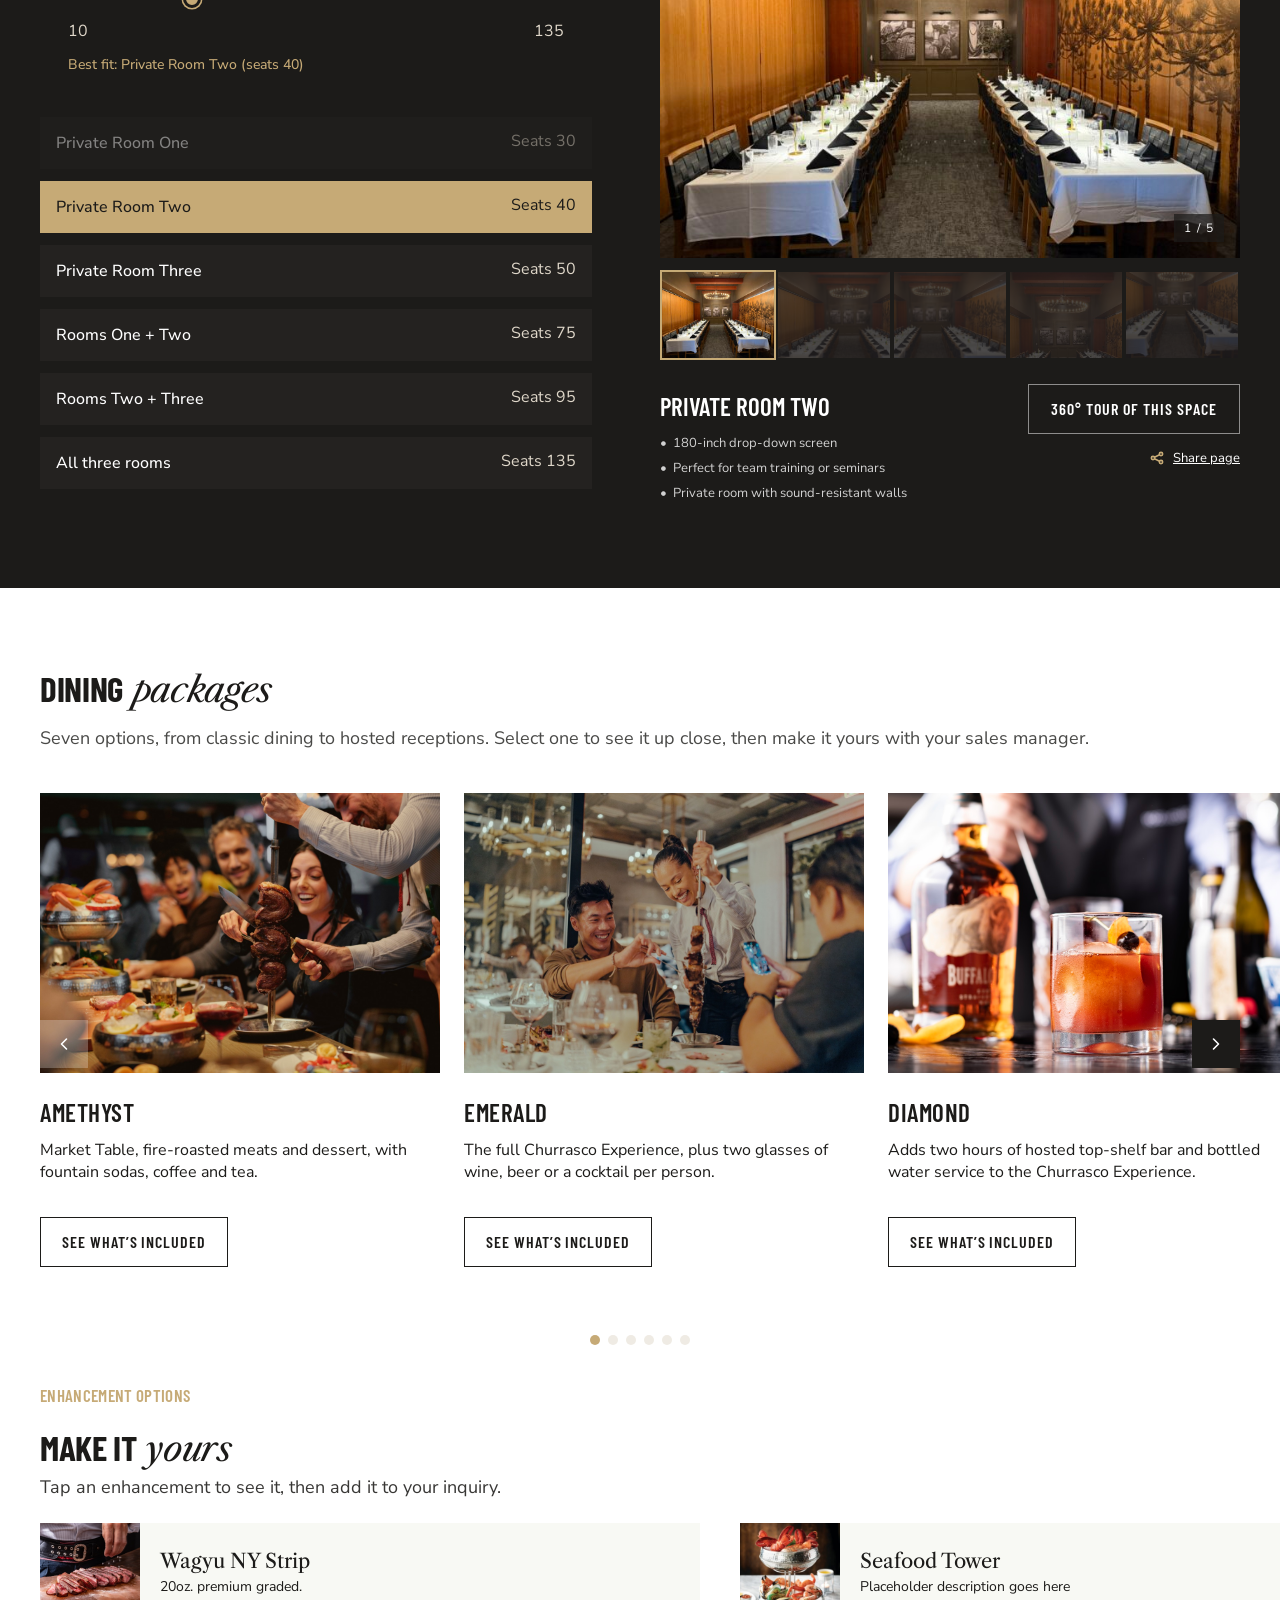
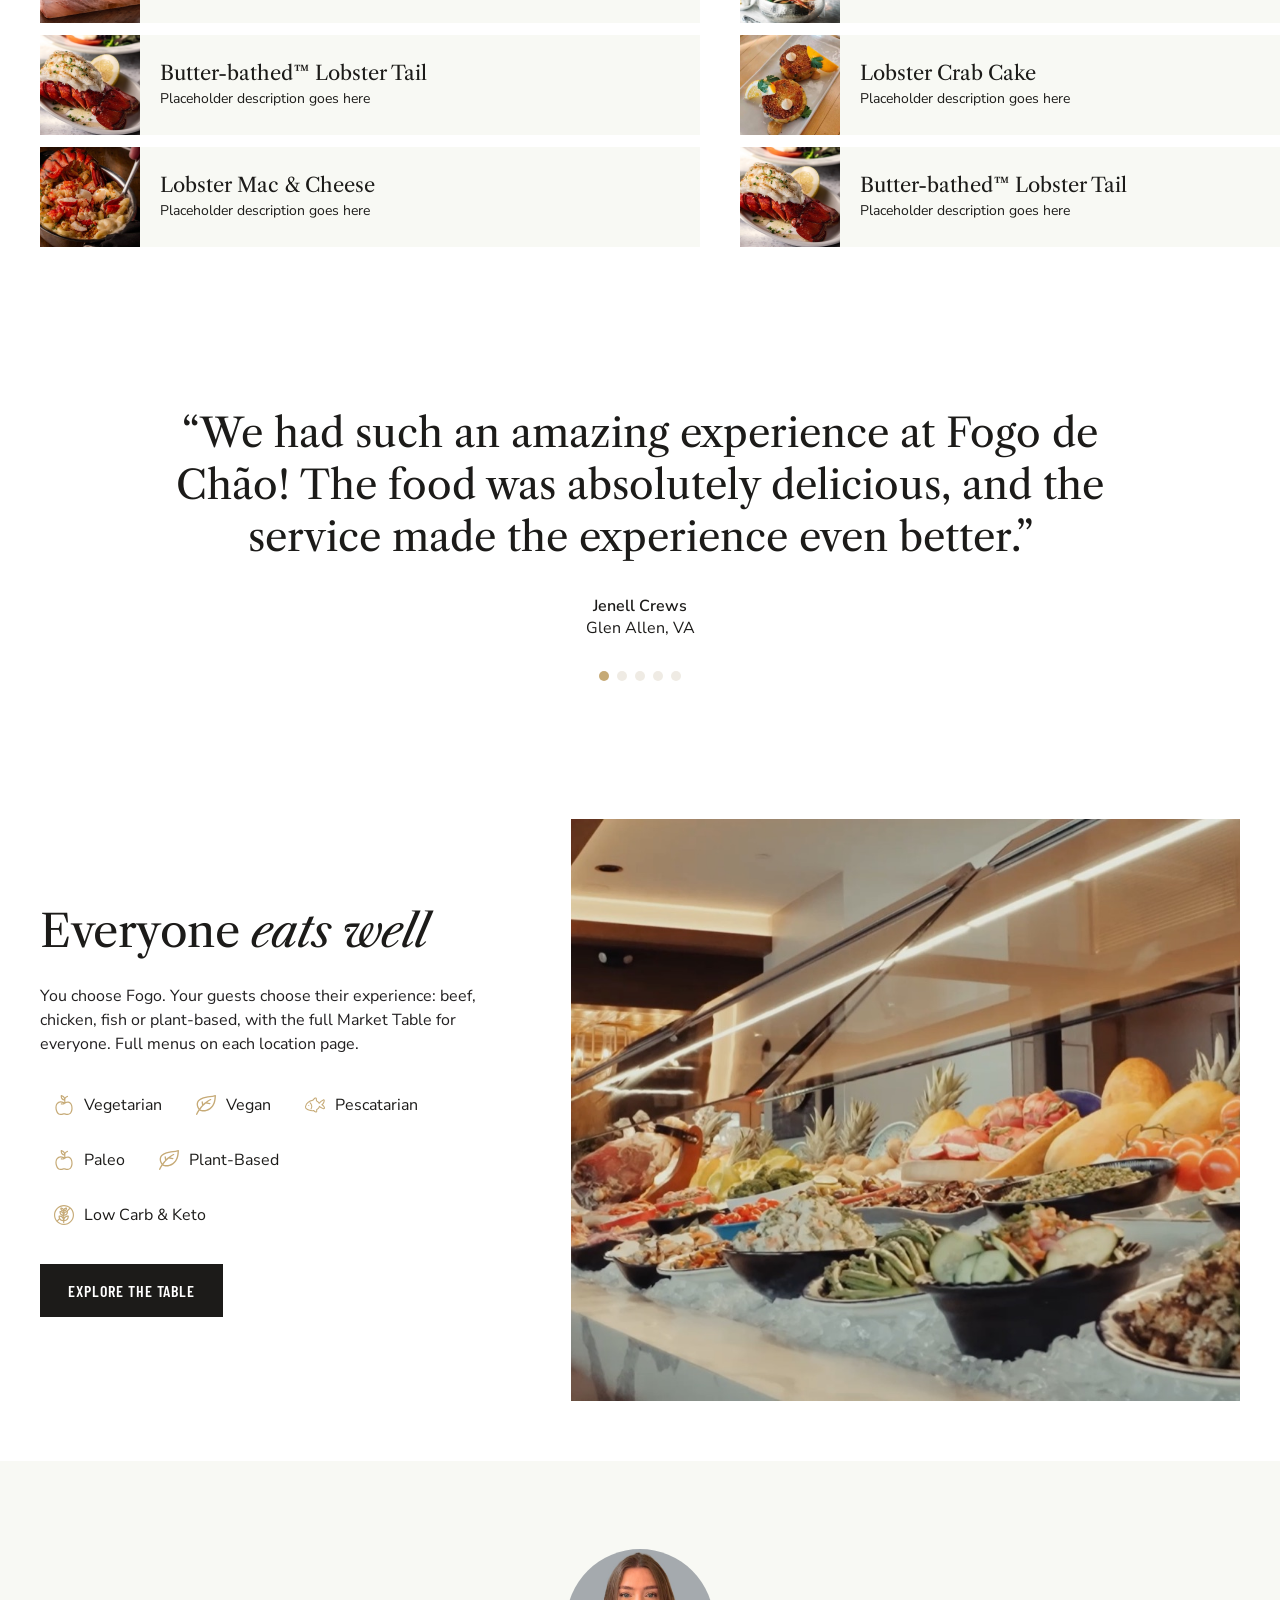
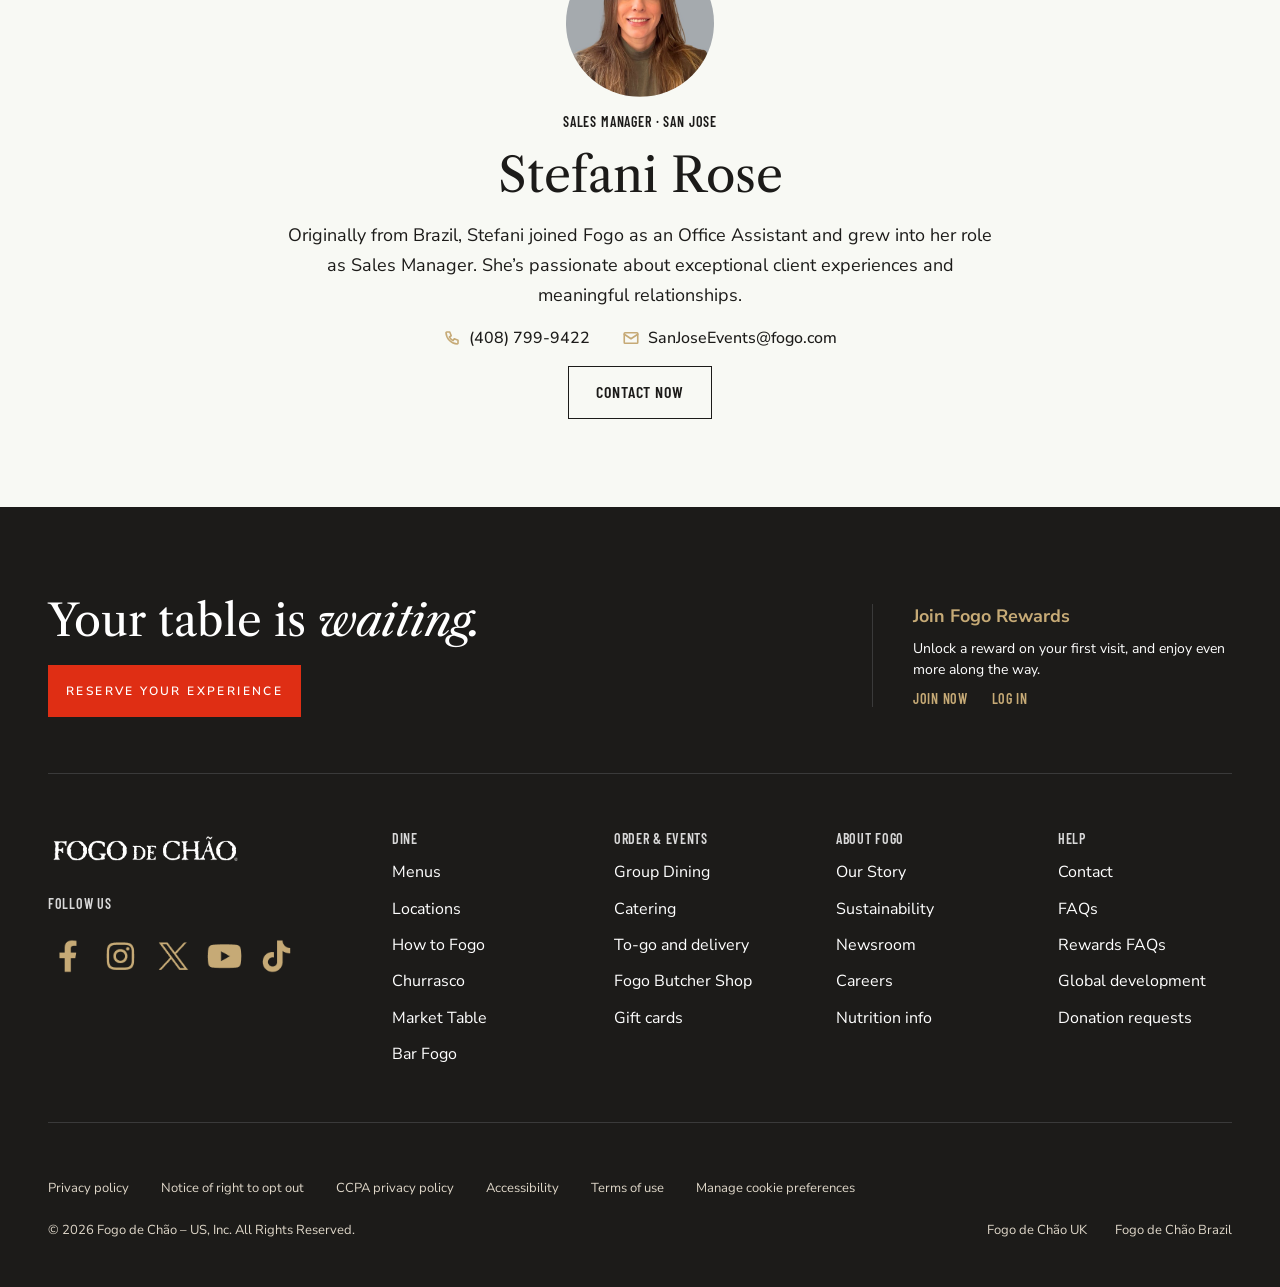
<file: san-jose.html>
<!DOCTYPE html>
<html lang="en">
<head>
<meta charset="UTF-8">
<meta name="viewport" content="width=device-width, initial-scale=1">
<title>Group &amp; Private Dining in San Jose | Fogo de Chão</title>
<link rel="preconnect" href="https://fonts.googleapis.com">
<link rel="preconnect" href="https://fonts.gstatic.com" crossorigin>
<link href="https://fonts.googleapis.com/css2?family=Barlow+Condensed:wght@600;700&family=Libre+Caslon+Text:ital,wght@0,400;0,700;1,400;1,700&display=swap" rel="stylesheet">
<link href="https://fonts.googleapis.com/css2?family=Nunito+Sans:wght@400;600&display=swap" rel="stylesheet">
<link rel="stylesheet" href="site.css">
<link rel="stylesheet" href="sj.css">
</head>
<body>

<!-- ============ HEADER ============ -->
<header class="site" id="hdr">
  <div class="top"><div class="nav-inner">
    <a href="index.html" class="logo" aria-label="Fogo de Chão home"></a>
    <div class="top-links">
      <a href="#" data-modal="locations"><img src="assets/pin.svg" alt="">Find Your Fogo</a>
      <a href="#" class="hide-m" data-toast="Rewards login is a demo link."><img src="assets/user.svg" alt=""><span>Rewards Login</span></a>
    </div>
  </div></div>
  <div class="main"><div class="nav-inner">
    <nav class="main-links" id="mainLinks" aria-label="Main">
      <a href="#" data-toast="Menus page (demo)">menus</a>
      <div class="dd" id="dd">
        <button type="button" aria-expanded="false" aria-haspopup="true">ways to dine <span class="chev"></span></button>
        <div class="dd-menu"><div class="dd-grid">
          <a href="#" class="dd-item" data-toast="How to Fogo (demo)"><span class="dd-thumb"><img src="assets/dd-how-to-fogo.jpg" alt=""></span><span class="dd-text"><span class="dd-title">How to Fogo<img src="assets/dd-arrow.svg" alt=""></span><span class="dd-desc">First time? Here’s what to expect</span></span></a>
          <a href="#" class="dd-item" data-toast="Churrasco (demo)"><span class="dd-thumb"><img src="assets/dd-churrasco.jpg" alt=""></span><span class="dd-text"><span class="dd-title">Churrasco<img src="assets/dd-arrow.svg" alt=""></span><span class="dd-desc">Continuous fire-roasted cuts</span></span></a>
          <a href="#" class="dd-item" data-toast="Market Table (demo)"><span class="dd-thumb"><img src="assets/dd-market-table.jpg" alt=""></span><span class="dd-text"><span class="dd-title">Market Table<img src="assets/dd-arrow.svg" alt=""></span><span class="dd-desc">Unlimited fresh market spread</span></span></a>
          <a href="#" class="dd-item" data-toast="Bar Fogo (demo)"><span class="dd-thumb"><img src="assets/dd-bar-fogo.jpg" alt=""></span><span class="dd-text"><span class="dd-title">Bar Fogo<img src="assets/dd-arrow.svg" alt=""></span><span class="dd-desc">Bar bites and sharables</span></span></a>
          <a href="#" class="dd-item" data-toast="To-go and Delivery (demo)"><span class="dd-thumb"><img src="assets/dd-togo.jpg" alt=""></span><span class="dd-text"><span class="dd-title">Fogo To-go and Delivery<img src="assets/dd-arrow.svg" alt=""></span><span class="dd-desc">Enjoy Fogo at home, ordered online</span></span></a>
          <a href="#" class="dd-item" data-toast="Butcher Shop (demo)"><span class="dd-thumb"><img src="assets/dd-butcher.jpg" alt=""></span><span class="dd-text"><span class="dd-title">Fogo Butcher Shop<img src="assets/dd-arrow.svg" alt=""></span><span class="dd-desc">Ready-to-grill cuts</span></span></a>
        </div></div>
      </div>
      <a href="index.html" class="active">group dining</a>
      <a href="#" data-toast="Catering (demo)">catering</a>
      <a href="#" data-toast="Fogo Rewards (demo)">fogo rewards</a>
      <span class="grow"></span>
      <a href="#" data-toast="Order to-go (demo)">order to-go</a>
    </nav>
    <div class="nav-right">
      <a href="#" class="btn-nav" data-modal="inquiry">book a table</a>
      <button class="burger" id="burger" aria-label="Menu" aria-expanded="false"><i></i><i></i><i></i></button>
    </div>
  </div></div>
</header>

<main>
<!-- ============ HERO ============ -->
<section class="s-hero">
  <div class="s-hero-img"><img src="assets/fogo-san-jose-ext-01.jpg" alt="Fogo de Chão San Jose storefront at Santana Row"></div>
  <div class="s-hero-copy">
    <h1>Group &amp; private dining in <em>San Jose.</em></h1>
    <p class="lead">Private rooms for 30 to 135 guests, with complimentary A/V and no room rental fee. Minutes from San Jose International Airport.</p>
    <button class="btn btn-primary" data-modal="inquiry">contact us</button>
    <a class="s-loc" href="#" data-modal="locations"><img src="assets/fg-loc-arrow.svg" alt="">Choose another location</a>
  </div>
</section>

<!-- ============ STATS ============ -->
<section class="stats"><div class="row">
  <div class="stat"><b>135</b><span>GUESTS, LARGEST LAYOUT</span></div><i class="vr"></i>
  <div class="stat"><b>3</b><span>PRIVATE ROOMS · 6 LAYOUTS</span></div><i class="vr"></i>
  <div class="stat"><b>A/V</b><span>COMPLIMENTARY</span></div><i class="vr"></i>
  <div class="stat"><b>$0</b><span>ROOM RENTAL</span></div><i class="vr"></i>
  <div class="stat"><b>4.5 mi</b><span>TO SJC AIRPORT</span></div>
</div></section>

<!-- ============ PROMO ============ -->
<section class="s-promo-sec">
  <div class="s-promo">
    <div class="photo"><img src="assets/fg-promo.jpg" alt="Picanha served on a board" loading="lazy"></div>
    <div class="copy"><div class="eyebrow">Limited time only</div><h2><b>reserve early.</b>Unwrap a gift on us.</h2></div>
    <div class="div"></div>
    <div class="rt">
      <p>Light up the holiday season at Fogo. Book your event for 15 or more guests by 10/30/26 and choose a bonus gift: a Wagyu Tasting, $100 Host Dining Card, Indulgent Appetizer, or Sparkling Toast.</p>
      <button class="s-btn-out" data-modal="offer">book holiday event</button>
    </div>
  </div>
</section>

<!-- ============ FIND YOUR ROOM ============ -->
<section class="find" id="find"><div class="wrap">
  <div class="s-head">
    <h2>Room for <em>everyone</em></h2>
    <p>Move the slider to fit your guest count and we’ll find the private dining room or private event space that fits your group.</p>
  </div>
  <div class="finder">
    <div class="controls">
      <div class="guest">
        <div class="lbl">How many guests?</div>
        <div class="val"><b id="gv">40</b><span id="gl">guests</span></div>
        <div class="range" id="rng"><input type="range" id="slider" min="10" max="135" value="40" aria-label="Number of guests"></div>
        <div class="range-lbl"><span>10</span><span>135</span></div>
        <div class="best" id="best"></div>
      </div>
      <div id="rooms" class="s-rooms" role="listbox" aria-label="Rooms"></div>
    </div>
    <div class="gallery">
      <div class="stage" id="stage">
        <img id="mainImg" src="assets/room-two.jpg" alt="Private Room Two">
        <button class="arrow prev" id="gPrev" aria-label="Previous photo"></button>
        <button class="arrow next" id="gNext" aria-label="Next photo"></button>
        <div class="counter" id="gCount">1 / 5</div>
      </div>
      <div class="thumbs" id="thumbs"></div>
      <div class="details">
        <div class="info" id="info"></div>
        <div class="actions">
          <button class="s-btn-ghost" data-modal="tour">360° tour of this space</button>
          <a href="#" class="link" id="share"><img src="assets/fg-share.svg" alt="">Share page</a>
        </div>
      </div>
    </div>
  </div>
</div></section>

<!-- ============ DINING PACKAGES ============ -->
<section class="s-pk" id="packages">
  <div class="s-pk-head">
    <h2><b>dining</b> packages</h2>
    <p>Seven options, from classic dining to hosted receptions. Select one to see it up close, then make it yours with your sales manager.</p>
  </div>
  <div class="s-pk-wrap">
    <div class="s-track" id="pkTrack" tabindex="0" aria-label="Dining packages"></div>
    <button class="s-arrow p" id="pkPrev" aria-label="Previous packages"><img src="assets/fg-chev.svg" alt=""></button>
    <button class="s-arrow n" id="pkNext" aria-label="Next packages"><img src="assets/fg-chev.svg" alt=""></button>
  </div>
  <div class="s-dots" id="pkDots"></div>
</section>

<!-- ============ MAKE IT YOURS ============ -->
<section class="addons" id="addons"><div class="wrap">
  <div class="eb">Enhancement Options</div>
  <div class="ao-hd"><h2 class="ao-h"><b>MAKE IT</b> yours</h2>
  <p class="ao-sub">Tap an enhancement to see it, then add it to your inquiry.</p></div>
  <div class="ao-grid" id="aoGrid">
      <div class="ao" role="button" tabindex="0" data-ao="wagyu" aria-label="Wagyu NY Strip: view details"><img class="ao-img" src="assets/ao-wagyu.jpg" alt="" style="object-position:74% 50%" loading="lazy"><div class="ao-t"><h3>Wagyu NY Strip</h3><p>20oz. premium graded.</p></div></div>
      <div class="ao" role="button" tabindex="0" data-ao="lobster" aria-label="Butter-bathed™ Lobster Tail: view details"><img class="ao-img" src="assets/ao-lobster-tail.jpg" alt="" style="object-position:50% 50%" loading="lazy"><div class="ao-t"><h3>Butter-bathed™ Lobster Tail</h3><p>Placeholder description goes here</p></div></div>
      <div class="ao" role="button" tabindex="0" data-ao="mac" aria-label="Lobster Mac &amp; Cheese: view details"><img class="ao-img" src="assets/ao-mac.jpg" alt="" style="object-position:50% 50%" loading="lazy"><div class="ao-t"><h3>Lobster Mac &amp; Cheese</h3><p>Placeholder description goes here</p></div></div>
      <div class="ao" role="button" tabindex="0" data-ao="tower" aria-label="Seafood Tower: view details"><img class="ao-img" src="assets/ao-seafood-tower.jpg" alt="" style="object-position:50% 50%" loading="lazy"><div class="ao-t"><h3>Seafood Tower</h3><p>Placeholder description goes here</p></div></div>
      <div class="ao" role="button" tabindex="0" data-ao="crab" aria-label="Lobster Crab Cake: view details"><img class="ao-img" src="assets/ao-crab-cake.jpg" alt="" style="object-position:50% 50%" loading="lazy"><div class="ao-t"><h3>Lobster Crab Cake</h3><p>Placeholder description goes here</p></div></div>
      <div class="ao" role="button" tabindex="0" data-ao="lobster2" aria-label="Butter-bathed™ Lobster Tail: view details"><img class="ao-img" src="assets/ao-lobster-tail.jpg" alt="" style="object-position:50% 50%" loading="lazy"><div class="ao-t"><h3>Butter-bathed™ Lobster Tail</h3><p>Placeholder description goes here</p></div></div>
  </div>
  <div class="ao-bar" id="aoBar" hidden><span id="aoCount"></span><button type="button" class="btn btn-alt" id="aoGo">Add to inquiry</button></div>
</div></section>

<!-- ============ TESTIMONIALS ============ -->
<section class="testi" aria-roledescription="carousel" aria-label="Guest testimonials">
  <div class="slides" id="slides" aria-live="polite"></div>
  <div class="car-ctl"><div class="dots" id="dots"></div></div>
</section>

<!-- ============ EVERYONE EATS WELL ============ -->
<section class="eats">
  <div class="cp">
    <h2>Everyone <em>eats well</em></h2>
    <p>You choose Fogo. Your guests choose their experience: beef, chicken, fish or plant-based, with the full Market Table for everyone. Full menus on each location page.</p>
    <div class="chips" id="chips">
      <button class="chip" aria-pressed="false" data-note="Market Table, seasonal vegetables and plant-forward sides — plus cheese bread and fried bananas."><img src="assets/veg.svg" alt="">Vegetarian</button>
      <button class="chip" aria-pressed="false" data-note="Dedicated vegan entrées plus a fully plant-based Market Table selection."><img src="assets/vegan.svg" alt="">Vegan</button>
      <button class="chip" aria-pressed="false" data-note="Fish and seafood options alongside the Market Table."><img src="assets/pesc.svg" alt="">Pescatarian</button>
      <button class="chip" aria-pressed="false" data-note="Fire-roasted meats and fresh Market Table vegetables, with no grains or dairy-heavy sides."><img src="assets/veg.svg" alt="">Paleo</button>
      <button class="chip" aria-pressed="false" data-note="Plant-based Market Table selections and vegetable sides for the whole group."><img src="assets/vegan.svg" alt="">Plant-Based</button>
      <button class="chip" aria-pressed="false" data-note="Churrasco cuts and the Market Table are naturally low in carbs. Ask your server."><img src="assets/keto.svg" alt="">Low Carb &amp; Keto</button>
    </div>
    <p class="chip-note" id="chipNote" aria-live="polite"></p>
    <button class="btn btn-alt" data-toast="Menus page (demo)">explore the table</button>
  </div>
  <div class="pic"><video src="assets/market-table.mp4" poster="assets/fg-bar.jpg" autoplay muted loop playsinline preload="metadata" aria-label="Market Table salad bar with fresh fruit and vegetables"></video></div>
</section>

<!-- ============ CONTACT ============ -->
<section class="contact">
  <div class="avatar"><img src="assets/stefani.png" alt="Stefani Rose" loading="lazy"></div>
  <div class="role">Sales Manager · San Jose</div>
  <h2>Stefani Rose</h2>
  <p class="bio">Originally from Brazil, Stefani joined Fogo as an Office Assistant and grew into her role as Sales Manager. She’s passionate about exceptional client experiences and meaningful relationships.</p>
  <div class="c-row">
    <a href="tel:+14087999422"><img src="assets/phone.svg" alt="">(408) 799-9422</a>
    <a href="mailto:SanJoseEvents@fogo.com"><img src="assets/mail.svg" alt="">SanJoseEvents@fogo.com</a>
  </div>
  <button class="s-btn-out" data-modal="inquiry">contact now</button>
</section>
</main>

<!-- ============ FOOTER ============ -->
<footer><div class="f-in">
  <div class="band">
    <div class="res"><h2>Your table is <em>waiting.</em></h2><button class="btn btn-primary" data-modal="inquiry">Reserve your experience</button></div>
    <div class="rewards"><h3>Join Fogo Rewards</h3><p>Unlock a reward on your first visit, and enjoy even more along the way.</p>
      <div class="l"><a href="#" data-toast="Join Fogo Rewards (demo)">Join now</a><a href="#" data-toast="Rewards login (demo)">Log in</a></div></div>
  </div>
  <hr>
  <div class="links">
    <div class="brand"><img class="fl" src="assets/footer-logo.png" alt="Fogo de Chão"><div class="h-s">Follow us</div>
      <div class="social">
        <a href="#" aria-label="Facebook" data-toast="Facebook (demo)"><img src="assets/fb.png" alt=""></a>
        <a href="#" aria-label="Instagram" data-toast="Instagram (demo)"><img src="assets/ig.png" alt=""></a>
        <a href="#" aria-label="X" data-toast="X (demo)"><img src="assets/x.png" alt=""></a>
        <a href="#" aria-label="YouTube" data-toast="YouTube (demo)"><img src="assets/yt.png" alt=""></a>
        <a href="#" aria-label="TikTok" data-toast="TikTok (demo)"><img src="assets/tt.png" alt=""></a>
      </div></div>
    <div class="col"><div class="h-s">Dine</div><a href="#" data-toast="Demo link">Menus</a><a href="#" data-modal="locations">Locations</a><a href="#" data-toast="Demo link">How to Fogo</a><a href="#" data-toast="Demo link">Churrasco</a><a href="#" data-toast="Demo link">Market Table</a><a href="#" data-toast="Demo link">Bar Fogo</a></div>
    <div class="col"><div class="h-s">Order &amp; Events</div><a href="index.html">Group Dining</a><a href="#" data-toast="Demo link">Catering</a><a href="#" data-toast="Demo link">To-go and delivery</a><a href="#" data-toast="Demo link">Fogo Butcher Shop</a><a href="#" data-toast="Demo link">Gift cards</a></div>
    <div class="col"><div class="h-s">About Fogo</div><a href="#" data-toast="Demo link">Our Story</a><a href="#" data-toast="Demo link">Sustainability</a><a href="#" data-toast="Demo link">Newsroom</a><a href="#" data-toast="Demo link">Careers</a><a href="#" data-toast="Demo link">Nutrition info</a></div>
    <div class="col"><div class="h-s">Help</div><a href="#" data-modal="inquiry">Contact</a><a href="#" data-toast="Demo link">FAQs</a><a href="#" data-toast="Demo link">Rewards FAQs</a><a href="#" data-toast="Demo link">Global development</a><a href="#" data-toast="Demo link">Donation requests</a></div>
  </div>
  <hr>
  <div class="legal">
    <div class="r"><a href="#" data-toast="Demo link">Privacy policy</a><a href="#" data-toast="Demo link">Notice of right to opt out</a><a href="#" data-toast="Demo link">CCPA privacy policy</a><a href="#" data-toast="Demo link">Accessibility</a><a href="#" data-toast="Demo link">Terms of use</a><a href="#" data-toast="Demo link">Manage cookie preferences</a></div>
    <div class="r sp"><span>© 2026 Fogo de Chão – US, Inc. All Rights Reserved.</span><span class="r" style="gap:28px"><a href="#" data-toast="Demo link">Fogo de Chão UK</a><a href="#" data-toast="Demo link">Fogo de Chão Brazil</a></span></div>
  </div>
</div></footer>

<button id="top" aria-label="Back to top"></button>
<div id="toast" role="status"></div>
<dialog id="dlg"><div class="m-h"><h3 id="dlgT"></h3><button class="m-x" id="dlgX" aria-label="Close">×</button></div><div class="m-b" id="dlgB"></div></dialog>

<script src="loc.js"></script>
<script>
const $=(s,r=document)=>r.querySelector(s), $$=(s,r=document)=>[...r.querySelectorAll(s)];

/* ---------- toast ---------- */
let tt; function toast(m){const t=$('#toast');t.textContent=m;t.classList.add('show');clearTimeout(tt);tt=setTimeout(()=>t.classList.remove('show'),2400)}

/* ---------- header ---------- */
const hdr=$('#hdr'), topBtn=$('#top');
addEventListener('scroll',()=>{hdr.classList.toggle('solid',scrollY>60);topBtn.classList.toggle('show',scrollY>900)},{passive:true});
topBtn.onclick=()=>scrollTo({top:0});
const dd=$('#dd'), ddb=$('button',dd);
function setDD(o){dd.classList.toggle('open',o);ddb.setAttribute('aria-expanded',o)}
ddb.onclick=e=>{e.stopPropagation();setDD(!dd.classList.contains('open'))};
dd.addEventListener('mouseenter',()=>innerWidth>1000&&setDD(true));
dd.addEventListener('mouseleave',()=>innerWidth>1000&&setDD(false));
document.addEventListener('click',e=>{if(!dd.contains(e.target))setDD(false)});
$('#burger').onclick=e=>{const o=!hdr.classList.contains('menu');hdr.classList.toggle('menu',o);e.currentTarget.setAttribute('aria-expanded',o)};

/* ---------- generic data-toast / modal wiring ---------- */
document.addEventListener('click',e=>{
  const a=e.target.closest('a[href="#"]'); if(a)e.preventDefault();
  const t=e.target.closest('[data-toast]'); if(t){toast(t.dataset.toast);return}
  const m=e.target.closest('[data-modal]'); if(m){e.preventDefault();openModal(m.dataset.modal)}
});

/* ---------- add-ons ---------- */
const AO={wagyu:['Wagyu NY Strip','20oz. premium graded.','wagyu'],lobster:['Butter-bathed\u2122 Lobster Tail','Placeholder description goes here','lobster-tail'],mac:['Lobster Mac & Cheese','Placeholder description goes here','mac'],crab:['Lobster Crab Cake','Placeholder description goes here','crab-cake'],tower:['Seafood Tower','Placeholder description goes here','seafood-tower'],lobster2:['Butter-bathed\u2122 Lobster Tail','Placeholder description goes here','lobster-tail'],lobster3:['Butter-bathed\u2122 Lobster Tail','Placeholder description goes here','lobster-tail'],lobster4:['Butter-bathed\u2122 Lobster Tail','Placeholder description goes here','lobster-tail']};
const aoSel=new Set();
function aoToggle(k){aoSel.has(k)?aoSel.delete(k):aoSel.add(k);aoRender()}
function aoRender(){
  $$('.ao').forEach(r=>{const on=aoSel.has(r.dataset.ao);r.classList.toggle('on',on);r.setAttribute('aria-pressed',on)});
  const bar=$('#aoBar');bar.hidden=!aoSel.size;$('#aoCount').textContent=aoSel.size+(aoSel.size===1?' enhancement':' enhancements')+' selected';
  if(dlg.open&&dlg.dataset.ao){const b=$('#aoDlgBtn');if(b)b.textContent=aoSel.has(dlg.dataset.ao)?'Remove from inquiry':'Add to inquiry'}
}
$('#aoGrid').addEventListener('click',e=>{
  const r=e.target.closest('.ao');if(!r)return;
  openModal('addon',r.dataset.ao);
});
$('#aoGrid').addEventListener('keydown',e=>{if((e.key==='Enter'||e.key===' ')&&e.target.classList.contains('ao')){e.preventDefault();openModal('addon',e.target.dataset.ao)}});
$('#aoGo').onclick=()=>openModal('inquiry');

/* ---------- modal ---------- */
const dlg=$('#dlg');
$('#dlgX').onclick=()=>dlg.close();
dlg.addEventListener('click',e=>{if(e.target===dlg)dlg.close()});
const LOCS=[['San Jose — Santana Row','377 Santana Row #1090, San Jose, CA 95128'],['San Francisco','13 Fremont St, San Francisco, CA'],['Sacramento','500 L St, Sacramento, CA'],['Santa Clara','Valley Fair area, Santa Clara, CA']];
function openModal(kind,idx){
  if(kind==='locations')return openLocations();
  const T=$('#dlgT'),B=$('#dlgB');
  dlg.classList.toggle('wide',kind==='package');
  delete dlg.dataset.ao;
  if(kind==='package'){
    const p=PK[idx];T.textContent=p[0]+' \u00b7 What\u2019s included';
    B.innerHTML=`<div class="pdf-bar"><span>Package menu \u00b7 page ${idx+1}</span><a class="link" style="color:var(--char)" href="assets/packages/dining-packages.pdf#page=${idx+1}" target="_blank" rel="noopener">Open full PDF \u2197</a></div>
      <img class="pdf-pg" src="assets/packages/package-${idx+1}.jpg" alt="${p[0]} dining package menu">`;
    B.scrollTop=0;
  }else if(kind==='locations'){
    T.textContent='Find your Fogo';
    B.innerHTML=LOCS.map((l,i)=>`<button class="loc ${i?'':'cur'}" data-loc="${l[0]}"><span><b>${l[0]}</b><small>${l[1]}</small></span><span>${i?'Select':'Current ✓'}</span></button>`).join('');
    B.insertAdjacentHTML('beforeend','<a class="link" style="color:var(--char);align-self:flex-start" href="index.html">Search all locations →</a>');
    $$('.loc',B).forEach(b=>b.onclick=()=>{dlg.close();toast(b.dataset.loc.startsWith('San Jose')?'Already viewing San Jose group dining':'Demo: '+b.dataset.loc+' page would open')});
  }else if(kind==='offer'){
    T.textContent='Holiday booking offer';
    B.innerHTML=`<p>Book your event for <b>15 or more guests by 10/30/26</b> and choose one bonus gift:</p>
      <ul style="padding-left:20px"><li>A Wagyu Tasting</li><li>$100 Host Dining Card</li><li>Indulgent Appetizer</li><li>Sparkling Toast</li></ul>
      <p style="font-size:13px;color:rgba(28,27,25,.65)">Demo terms: one gift per event; cannot be combined with other offers. Subject to availability.</p>
      <button class="btn btn-primary" id="offerGo">Start an inquiry</button>`;
    $('#offerGo').onclick=()=>openModal('inquiry');
  }else if(kind==='addon'){
    const a=AO[idx];dlg.dataset.ao=idx;T.textContent=a[0];
    B.innerHTML=`<img src="assets/ao-${a[2]}.jpg" alt="${a[0]}" style="width:100%;height:280px;object-fit:cover;display:block"><p>${a[1]}</p>`;
  }else if(kind==='tour'){
    const r=ROOMS[cur];T.textContent='360° tour · '+r.name;
    B.innerHTML=`<div class="tour"><img src="${r.img}" alt=""><span>Drag / hover to pause · demo preview</span></div><p>A fully interactive 360° walkthrough would load here.</p>`;
  }else{
    T.textContent='Start an inquiry';
    const r=ROOMS[cur];
    B.innerHTML=`<form id="inq" novalidate>
      <div class="two"><label>Name<input name="n" autocomplete="name"></label><label>Email<input name="e" type="email" autocomplete="email"></label></div>
      <div class="two" style="margin-top:16px"><label>Event date<input name="d" type="date"></label><label>Guests<input name="g" type="number" min="10" max="135" value="${$('#slider').value}"></label></div>
      <label style="margin-top:16px">Event type<select name="t"><option value="">Select an event type</option><option>Corporate</option><option>Celebration</option><option>Wedding</option><option>Rehearsal dinner</option><option>Holiday party</option><option>Fundraiser / non-profit</option><option>Other</option></select></label>
      <label style="margin-top:16px">Room<select name="r">${ROOMS.map((x,i)=>`<option ${i===cur?'selected':''}>${x.name} (seats ${x.seats})</option>`).join('')}</select></label>
      <label style="margin-top:16px">Enhancement options and add-ons<textarea name="m" rows="3" placeholder="Tell us about any enhancements or add-ons you\u2019d like">${aoSel.size?'Enhancements: '+[...aoSel].map(k=>AO[k][0]).join(', '):''}</textarea></label>
      <div class="err" id="inqErr" role="alert"></div>
      <button class="btn btn-primary btn-wide" style="margin-top:8px">Send inquiry</button></form>`;
    $('#inq').onsubmit=e=>{e.preventDefault();const f=e.target,err=$('#inqErr');
      if(!f.n.value.trim()){err.textContent='Please enter your name.';f.n.focus();return}
      if(!/^[^\s@]+@[^\s@]+\.[^\s@]+$/.test(f.e.value)){err.textContent='Please enter a valid email.';f.e.focus();return}
      if(!f.t.value){err.textContent='Please select an event type.';f.t.focus();return}
      const g=+f.g.value; if(!g||g<10||g>135){err.textContent='Group size must be between 10 and 135.';f.g.focus();return}
      B.innerHTML=`<p style="font-size:18px">Thank you, <b>${f.n.value.trim().replace(/[<>&]/g,'')}</b>.</p><p>Stefani's team will reach out within one business day about <b>${f.r.value}</b>. (Demo — nothing was sent.)</p><button class="btn btn-alt" onclick="dlg.close()">Close</button>`;T.textContent='Inquiry received'};
  }
  dlg.showModal();
}

/* ---------- rooms + gallery ---------- */
const ROOMS=[
 {name:'Private Room One',img:'assets/room-one.jpg',seats:30,bul:['180-inch drop-down screen','Ideal for celebrations and rehearsal dinners','Private entrance and dedicated host']},
 {name:'Private Room Two',img:'assets/room-two.jpg',seats:40,bul:['180-inch drop-down screen','Perfect for team training or seminars','Private room with sound-resistant walls']},
 {name:'Private Room Three',img:'assets/room-three.jpg',seats:50,bul:['Dual displays with wireless casting','Great for client dinners and banquets','Adjoining service corridor for seamless service']},
 {name:'Rooms One + Two',img:'assets/room-one-two.jpg',seats:75,bul:['Combined space with movable partition','Stage-ready for presentations','Complimentary A/V and microphone']},
 {name:'Rooms Two + Three',img:'assets/room-two-three.jpg',seats:95,bul:['Open layout with flexible seating','Two drop-down screens and house audio','Dedicated event captain']},
 {name:'All three rooms',img:'assets/room-all.jpg',seats:135,bul:['Our largest layout, full buyout feel','Full A/V, stage and lectern available','Ideal for receptions and corporate galas']}
];
const VARS=[[1,50,50],[1.5,20,35],[1.5,80,40],[1.9,50,15],[1.4,60,85]];
let cur=1,img=0;
const roomsEl=$('#rooms'),slider=$('#slider');
roomsEl.innerHTML=ROOMS.map((r,i)=>`<button class="room" role="option" data-i="${i}"><b>${r.name}</b><span>Seats ${r.seats}</span></button>`).join('');
function paintThumbs(){$('#thumbs').innerHTML=VARS.map((v,i)=>`<button class="thumb" data-i="${i}" aria-label="Photo ${i+1}"><img src="${ROOMS[cur].img}" alt="" style="transform:scale(${v[0]});transform-origin:${v[1]}% ${v[2]}%"></button>`).join('')}

function bestFit(n){const i=ROOMS.findIndex(r=>r.seats>=n);return i<0?ROOMS.length-1:i}
function paintRooms(){$$('.room',roomsEl).forEach((b,i)=>{b.classList.toggle('on',i===cur);b.setAttribute('aria-selected',i===cur)})}
function paintInfo(){const r=ROOMS[cur];
  $('#info').innerHTML=`<h3>${r.name}</h3><ul>${r.bul.map(x=>`<li>•  ${x}</li>`).join('')}</ul>`;
  $('#info').classList.remove('fade-in');void $('#info').offsetWidth;$('#info').classList.add('fade-in')}
function paintImg(){const v=VARS[img],el=$('#mainImg');
  el.classList.add('swap');
  setTimeout(()=>{el.style.transform=`scale(${v[0]})`;el.style.setProperty('--ox',v[1]+'%');el.style.setProperty('--oy',v[2]+'%');el.classList.remove('swap')},180);
  $$('.thumb').forEach((t,i)=>t.classList.toggle('on',i===img));$('#gCount').textContent=`${img+1} / ${VARS.length}`}
function selectRoom(i,fromSlider){cur=i;if(!fromSlider){slider.value=Math.min(135,Math.max(10,ROOMS[i].seats));syncSlider()}paintRooms();paintInfo();img=0;$('#mainImg').src=ROOMS[i].img;$('#mainImg').alt=ROOMS[i].name;paintThumbs();paintImg()}
function syncSlider(){const n=+slider.value;$('#gv').textContent=n;$('#gl').textContent=n===1?'guest':'guests';
  $('#rng').style.setProperty('--pct',((n-10)/125*100)+'%');
  const f=bestFit(n);$('#best').textContent=`Best fit: ${ROOMS[f].name} (seats ${ROOMS[f].seats})`;
  $$('.room',roomsEl).forEach((b,i)=>b.classList.toggle('dim',ROOMS[i].seats<n));return f}
slider.addEventListener('input',()=>{const f=syncSlider();if(f!==cur)selectRoom(f,true)});
roomsEl.addEventListener('click',e=>{const b=e.target.closest('.room');if(b)selectRoom(+b.dataset.i)});
$('#thumbs').addEventListener('click',e=>{const b=e.target.closest('.thumb');if(b){img=+b.dataset.i;paintImg()}});
const gStep=d=>{img=(img+d+VARS.length)%VARS.length;paintImg()};
$('#gPrev').onclick=()=>gStep(-1);$('#gNext').onclick=()=>gStep(1);
$('#stage').addEventListener('keydown',e=>{if(e.key==='ArrowLeft')gStep(-1);if(e.key==='ArrowRight')gStep(1)});
(()=>{let x0=null;const s=$('#stage');
 s.addEventListener('pointerdown',e=>x0=e.clientX);
 s.addEventListener('pointerup',e=>{if(x0!==null&&Math.abs(e.clientX-x0)>40)gStep(e.clientX<x0?1:-1);x0=null})})();
$('#share').onclick=e=>{e.preventDefault();(navigator.clipboard?navigator.clipboard.writeText(location.href):Promise.reject()).then(()=>toast('Link copied to clipboard'),()=>toast('Copy this page URL to share'))};
syncSlider();selectRoom(1,true);

/* ---------- packages carousel ---------- */
const PK=[
 ['AMETHYST','Market Table, fire-roasted meats and dessert, with fountain sodas, coffee and tea.',['assets/fg-pk1.jpg']],
 ['EMERALD','The full Churrasco Experience, plus two glasses of wine, beer or a cocktail per person.',['assets/fg-pk2.jpg']],
 ['DIAMOND','Adds two hours of hosted top-shelf bar and bottled water service to the Churrasco Experience.',['assets/fg-pk3.jpg']],
 ['A CUT ABOVE','A chef-guided progression through the most prized cuts, paired with wine suggestions.',['assets/fg-pk4.jpg','assets/fg-pk3.jpg','assets/fg-pk5.jpg']],
 ['GOLD','Our indulgent experience with Wagyu tasting, seafood starter and bar service for the group.',['assets/packages/pk5-1.jpg','assets/packages/pk5-2.jpg','assets/packages/pk5-3.jpg']],
 ['PLATINUM','The ultimate private dining experience with customized menus and a dedicated event captain.',['assets/packages/pk6-1.jpg','assets/packages/pk6-2.jpg','assets/packages/pk6-3.jpg']],
 ['RUBY RECEPTION','Passed bites and stations for a standing reception, ideal for mixers and milestone celebrations.',['assets/packages/pk7-1.jpg','assets/packages/pk7-2.jpg','assets/packages/pk7-3.jpg']]
];
const pkTrack=$('#pkTrack'),pkPrev=$('#pkPrev'),pkNext=$('#pkNext'),pkDots=$('#pkDots');
pkTrack.innerHTML=PK.map((p,i)=>`<article class="s-card"><div class="s-ph">${p[2].length===1
  ?`<div class="one"><img src="${p[2][0]}" alt="${p[0]} package" loading="lazy"></div>`
  :`<div class="one"><img src="${p[2][0]}" alt="${p[0]} package" loading="lazy"></div><div class="two"><div><img src="${p[2][1]}" alt="" loading="lazy"></div><div><img src="${p[2][2]}" alt="" loading="lazy"></div></div>`}</div>
  <div class="s-cb"><h3>${p[0]}</h3><p>${p[1]}</p><button class="s-btn-out" data-pk="${i}">See What\u2019s Included</button></div></article>`).join('');
let pkPages=1;
function pkMetrics(){const step=pkTrack.firstElementChild.offsetWidth+24,max=pkTrack.scrollWidth-pkTrack.clientWidth;return{step,max}}
function pkBuildDots(){const {step,max}=pkMetrics();pkPages=Math.max(1,Math.ceil(max/step)+1);pkDots.innerHTML=Array.from({length:pkPages},(_,i)=>`<button aria-label="Go to packages page ${i+1}"></button>`).join('');pkSync()}
function pkSync(){const {step,max}=pkMetrics(),x=pkTrack.scrollLeft;
  pkPrev.disabled=x<=2;pkNext.disabled=x>=max-2;
  const idx=x>=max-2?pkPages-1:Math.min(pkPages-1,Math.round(x/step));
  $$('button',pkDots).forEach((d,i)=>d.classList.toggle('on',i===idx))}
function pkGo(i){const {step,max}=pkMetrics();pkTrack.scrollTo({left:Math.min(max,i*step),behavior:'smooth'})}
pkPrev.onclick=()=>pkTrack.scrollBy({left:-(pkMetrics().step),behavior:'smooth'});
pkNext.onclick=()=>pkTrack.scrollBy({left:pkMetrics().step,behavior:'smooth'});
pkDots.onclick=e=>{const b=e.target.closest('button');if(b)pkGo($$('button',pkDots).indexOf(b))};
pkTrack.addEventListener('scroll',pkSync,{passive:true});
pkTrack.addEventListener('keydown',e=>{if(e.key==='ArrowRight')pkNext.click();if(e.key==='ArrowLeft')pkPrev.click()});
pkTrack.addEventListener('click',e=>{const c=e.target.closest('[data-pk]');if(c)openModal('package',+c.dataset.pk)});
addEventListener('resize',pkBuildDots);pkBuildDots();

/* ---------- dietary chips ---------- */
const chips=$$('#chips .chip');
chips.forEach(c=>c.onclick=()=>{const on=c.getAttribute('aria-pressed')!=='true';chips.forEach(x=>x.setAttribute('aria-pressed','false'));c.setAttribute('aria-pressed',on);$('#chipNote').textContent=on?c.dataset.note:''});

/* ---------- testimonial carousel ---------- */
const TS=[
 ['“We had such an amazing experience at Fogo de Chão! The food was absolutely delicious, and the service made the experience even better.”','Jenell Crews','Glen Allen, VA'],
 ['“Our team dinner ran flawlessly. The private room, the A/V and the gauchos kept everyone engaged all night.”','Marcus Hale','San Jose, CA'],
 ['“Stefani made planning our rehearsal dinner effortless. Every guest, including our vegetarians, left happy.”','Priya Natarajan','Santa Clara, CA'],
 ['“The perfect spot to celebrate a milestone. The cuts were exceptional and the room felt truly ours.”','Daniel Ortiz','Oakland, CA'],
 ['“We host client dinners here every quarter. Consistent, impressive and zero stress for us.”','Elena Whitfield','Palo Alto, CA']
];
const sl=$('#slides'),dots=$('#dots');let ti=0,timer;
sl.innerHTML=TS.map((t,i)=>`<figure class="slide ${i?'':'on'}" role="group" aria-roledescription="slide" aria-label="${i+1} of ${TS.length}"><blockquote>${t[0]}</blockquote><cite><b>${t[1]}</b>${t[2]}</cite></figure>`).join('');
dots.innerHTML=TS.map((_,i)=>`<button class="dot ${i?'':'on'}" aria-label="Go to testimonial ${i+1}"></button>`).join('');
function goT(i){ti=(i+TS.length)%TS.length;$$('.slide',sl).forEach((s,k)=>s.classList.toggle('on',k===ti));$$('.dot',dots).forEach((d,k)=>d.classList.toggle('on',k===ti));reset()}
function reset(){clearInterval(timer);timer=setInterval(()=>goT(ti+1),6500)}
dots.onclick=e=>{const d=e.target.closest('.dot');if(d)goT($$('.dot',dots).indexOf(d))};
const tsec=$('.testi');tsec.addEventListener('mouseenter',()=>clearInterval(timer));tsec.addEventListener('mouseleave',reset);
tsec.addEventListener('keydown',e=>{if(e.key==='ArrowLeft')goT(ti-1);if(e.key==='ArrowRight')goT(ti+1)});
(()=>{let x0=null;sl.addEventListener('pointerdown',e=>x0=e.clientX);sl.addEventListener('pointerup',e=>{if(x0!==null&&Math.abs(e.clientX-x0)>50)goT(ti+(e.clientX<x0?1:-1));x0=null})})();
reset();
</script>
</body>
</html>
</file>
<file: site.css>
:root{
  --heat:#df2e14; --heat-dark:#b9220c; --brass:#c6aa76; --stone:#dfd7c9; --char:#1c1b19; --smoke:#fff; --paper:#f8f9f4; --panel:#242220;
  --serif:'Libre Caslon Text', Georgia, serif;
  --sans:'Avenir Next','Avenir Next LT Pro','Avenir','Nunito Sans',system-ui,sans-serif;
  --cond:'Avenir Next Condensed','Barlow Condensed','Arial Narrow',sans-serif;
}
*{box-sizing:border-box;margin:0;padding:0}
html{scroll-behavior:smooth;scroll-padding-top:90px}
body{font-family:var(--sans);background:var(--char);color:var(--char);-webkit-font-smoothing:antialiased;line-height:1.4}
img{display:block;max-width:100%}
button{font:inherit;color:inherit;background:none;border:0;cursor:pointer}
a{color:inherit;text-decoration:none}
:focus-visible{outline:2px solid var(--brass);outline-offset:3px}
.wrap{max-width:1440px;margin:0 auto;padding-left:40px;padding-right:40px}
.sr{position:absolute;width:1px;height:1px;overflow:hidden;clip:rect(0 0 0 0)}

/* ---------- buttons ---------- */
.btn{display:inline-flex;align-items:center;justify-content:center;padding:18px;font:600 12px/16px var(--sans);letter-spacing:2.4px;text-transform:uppercase;text-align:center;transition:background .2s,color .2s,border-color .2s,transform .15s,box-shadow .2s;white-space:nowrap}
.btn:active{transform:translateY(1px)}
.btn-primary{background:var(--heat);color:#fff;letter-spacing:.96px;height:50px}
.btn-primary:hover{background:var(--heat-dark)}
.btn-secondary{border:1px solid #fff;color:#fff}
.btn-secondary:hover{background:#fff;color:var(--char)}
.btn-tertiary{background:#fff;border:1px solid var(--char);color:var(--char)}
.btn-tertiary:hover{background:var(--brass);border-color:var(--brass)}
.btn-alt{background:var(--char);color:#fff;border:1px solid var(--char)}
.btn-alt:hover{background:transparent;color:var(--char)}
.btn-wide{width:100%}

/* ---------- header ---------- */
header.site{position:fixed;inset:0 0 auto 0;z-index:50;transition:background .3s,box-shadow .3s}
header.site .top{height:70px;border-bottom:1px solid #444;background:var(--char);transition:margin .3s}
header.site .main{height:70px;position:relative;background:linear-gradient(rgba(28,27,25,.75),rgba(28,27,25,0))}
header.site.solid .main{background:var(--char);box-shadow:0 4px 20px rgba(0,0,0,.4)}
header.site.solid .top{margin-top:-70px}
.nav-inner{max-width:1440px;margin:0 auto;padding:0 40px;height:100%;display:flex;align-items:center;justify-content:space-between;color:#fff}
.logo{display:block;width:170px;height:22.6px;background:#000 url(assets/nav-mask2.svg) center/100% 100% no-repeat;mix-blend-mode:screen}
.top-links{display:flex;gap:40px;font-size:16px}
.top-links a{display:flex;align-items:center;gap:10px;transition:color .2s}
.top-links a:hover{color:var(--brass)}
.top-links img{height:16px;width:auto}
.main-links{display:flex;align-items:center;gap:40px;font:600 16px/1 var(--cond);letter-spacing:.96px;text-transform:uppercase}
.main-links>*{position:relative}
.main-links a,.main-links button{font:inherit;letter-spacing:inherit;text-transform:inherit;color:#fff;padding:8px 0;transition:color .2s;display:inline-flex;align-items:center;gap:10px}
.main-links a:hover,.main-links button:hover,.main-links .active{color:var(--brass)}
.main-links a.active{color:var(--brass)}
.main-links .grow{flex:1}
.chev{width:7px;height:7px;border-right:2px solid var(--brass);border-bottom:2px solid var(--brass);transform:rotate(45deg) translateY(-2px);transition:transform .25s}
.dd.open .chev{transform:rotate(-135deg) translateY(-2px)}
.main-links>.dd{position:static}
.main-links .dd>button{position:relative;padding:27px 0}
.dd.open>button{color:var(--brass)}
.dd.open>button::after{content:"";position:absolute;left:0;right:0;bottom:0;height:2px;background:var(--brass)}
.dd-menu{position:absolute;top:100%;left:0;right:0;background:var(--char);border-top:1px solid #3a3a3a;padding:40px 0 56px;opacity:0;visibility:hidden;transform:translateY(8px);transition:.2s;box-shadow:0 24px 48px rgba(0,0,0,.35)}
.dd.open .dd-menu{opacity:1;visibility:visible;transform:none}
.dd-menu::after{content:"";position:absolute;left:0;right:0;top:100%;height:100vh;background:rgba(0,0,0,.6);pointer-events:none}
.dd-grid{max-width:1440px;margin:0 auto;padding:0 40px;display:grid;grid-template-columns:repeat(6,1fr);gap:20px}
.dd-menu a.dd-item{display:flex;flex-direction:column;gap:16px;padding:0;font:inherit;letter-spacing:0;text-transform:none;color:#fff;width:auto}
.dd-menu a.dd-item:hover{background:none}
.dd-thumb{display:block;aspect-ratio:210/158;overflow:hidden}
.dd-thumb img{width:100%;height:100%;object-fit:cover;display:block;transition:transform .4s}
.dd-item:hover .dd-thumb img{transform:scale(1.05)}
.dd-text{display:flex;flex-direction:column;gap:6px}
.dd-title{display:flex;align-items:center;gap:10px;font:600 18px/22px var(--cond);letter-spacing:.72px;text-transform:uppercase;color:#fff;transition:color .2s}
.dd-title img{width:14px;height:10px;display:none}
.dd-item:hover .dd-title{color:var(--brass)}
.dd-item:hover .dd-title img{display:block}
.dd-desc{font:400 15px/22px var(--sans);color:rgba(248,249,244,.7)}
.btn-nav{height:45px;background:var(--heat);color:#fff;padding:0 24px;font:600 16px/1 var(--cond);letter-spacing:.96px;text-transform:uppercase;display:inline-flex;align-items:center;transition:background .2s}
.btn-nav:hover{background:var(--heat-dark)}
.burger{display:none;width:44px;height:44px;margin-left:12px;align-items:center;justify-content:center;flex-direction:column;gap:5px}
.burger i{display:block;width:24px;height:2px;background:#fff;transition:.25s}
.burger[aria-expanded=true] i:nth-child(1){transform:translateY(7px) rotate(45deg)}
.burger[aria-expanded=true] i:nth-child(2){opacity:0}
.burger[aria-expanded=true] i:nth-child(3){transform:translateY(-7px) rotate(-45deg)}

/* ---------- hero ---------- */
.hero{position:relative;height:760px;background:var(--char);overflow:hidden}
.hero-bg{position:absolute;left:0;right:0;top:70px;bottom:0;background:url(assets/hero.jpg) 60% 30%/cover no-repeat}
.hero-bg::after{content:"";position:absolute;inset:0;background:linear-gradient(to right,rgba(0,0,0,.78) 0%,rgba(0,0,0,.6) 35%,rgba(0,0,0,0) 75%)}
.hero-copy{position:absolute;left:0;right:0;top:230px}
.hero-copy .in{max-width:565px;display:flex;flex-direction:column;gap:24px;align-items:flex-start;color:#fff}
.hero h1{font:italic 400 60px/1.15 var(--serif);letter-spacing:-.6px}
.hero h1 em{font-style:normal}
.hero p.lead{font-size:16px;line-height:25px;max-width:509px}
.addr{display:flex;align-items:center;gap:6px;font-size:14px;line-height:20px;text-decoration:underline;transition:color .2s}
.addr:hover{color:var(--brass)}

/* ---------- promo ---------- */
.promo-sec{background:var(--char);padding:50px 0}
.promo{border:1px solid rgba(198,170,118,.55);min-height:240px;display:flex;align-items:center;justify-content:space-between;overflow:hidden;background:var(--char)}
.promo .t{padding:0 0 0 51px;width:399px;flex:none}
.eyebrow{font:600 16px/1.2 var(--cond);color:var(--brass);letter-spacing:.96px;text-transform:uppercase}
.promo h2{font:700 35px/1.2 var(--cond);color:var(--paper);margin-top:12px}
.promo h2 em{display:block;font:italic 400 35px/1.2 var(--serif)}
.promo .div{width:1px;height:140px;background:rgba(198,170,118,.45);flex:none}
.promo .body{padding:0 51px;flex:1;display:flex;flex-direction:column;gap:16px;align-items:flex-start}
.promo .body p{font-size:14px;line-height:1.3;color:rgba(248,249,244,.82);max-width:533px}
.promo .photo{width:324px;height:240px;flex:none;overflow:hidden}
.promo .photo img{width:100%;height:100%;object-fit:cover;transition:transform .8s}
.promo:hover .photo img{transform:scale(1.06)}

/* ---------- stats ---------- */
.stats{background:#fff;padding:60px 40px}
.stats .row{max-width:1360px;margin:0 auto;display:flex;align-items:center;justify-content:center;gap:40px;flex-wrap:wrap}
.stat{display:flex;align-items:center;gap:12px;white-space:nowrap}
.stat b{font:italic 400 36px/44px var(--serif);color:var(--brass)}
.stat span{font:600 12px/16px var(--cond);letter-spacing:.96px;text-transform:uppercase}
.vr{width:1px;height:44px;background:rgba(28,27,25,.2)}

/* ---------- find your room ---------- */
.find{background:var(--char);padding:80px 0;color:#fff}
h2.sec{font:700 35px/50px var(--cond);letter-spacing:-.35px;text-transform:uppercase}
h2.sec em{font:italic 400 35px/50px var(--serif);text-transform:none}
.sec-sub{font-size:18px;line-height:30px;opacity:.8}
.finder{display:flex;gap:24px;margin-top:40px;align-items:flex-start}
.controls{width:552px;flex:none;display:flex;flex-direction:column;gap:12px}
.guest{border:1px solid rgba(198,170,118,.6);padding:28px;display:flex;flex-direction:column;gap:12px}
.guest .lbl{font:600 10px/1.7 var(--sans);letter-spacing:2px;text-transform:uppercase}
.guest .val{display:flex;align-items:flex-end;gap:8px}
.guest .val b{font:italic 400 56px/62px var(--serif);min-width:69px}
.guest .val span{font-size:16px;line-height:24px;color:var(--stone)}
.range{position:relative;height:20px;--pct:23%}
.range input{-webkit-appearance:none;appearance:none;width:100%;height:20px;background:transparent;cursor:pointer;position:relative;z-index:2}
.range input::-webkit-slider-runnable-track{height:2px;background:linear-gradient(to right,var(--brass) var(--pct),rgba(244,240,238,.2) var(--pct))}
.range input::-moz-range-track{height:2px;background:rgba(244,240,238,.2)}
.range input::-moz-range-progress{height:2px;background:var(--brass)}
.range input::-webkit-slider-thumb{-webkit-appearance:none;width:18px;height:18px;border-radius:50%;background:var(--brass);border:3px solid var(--char);box-shadow:0 0 0 1.5px var(--brass);margin-top:-8px;transition:transform .15s,box-shadow .2s}
.range input::-moz-range-thumb{width:12px;height:12px;border-radius:50%;background:var(--brass);border:3px solid var(--char);box-shadow:0 0 0 1.5px var(--brass)}
.range input:hover::-webkit-slider-thumb{transform:scale(1.18);box-shadow:0 0 0 1.5px var(--brass),0 0 0 8px rgba(198,170,118,.2)}
.range input:active::-webkit-slider-thumb{transform:scale(1.25)}
.range-lbl{display:flex;justify-content:space-between;font-size:16px;line-height:20px;color:var(--stone)}
.best{font:500 14px/24px var(--sans);color:var(--brass);min-height:24px}
.room{display:flex;justify-content:space-between;align-items:flex-start;width:100%;text-align:left;background:var(--panel);padding:14px 16px;font-size:16px;color:var(--stone);transition:background .2s,color .2s,transform .2s;border-left:3px solid transparent}
.room b{font-weight:500;line-height:24px;color:#fff}
.room span{line-height:20px}
.room:hover{background:#2e2b28;border-left-color:rgba(198,170,118,.6)}
.room.on,.room.on:hover{background:var(--brass);color:var(--char);border-left-color:var(--brass)}
.room.on b{color:var(--char)}
.room.fit:not(.on)::after{content:"";}
.room.dim{opacity:.45}
.gallery{flex:1;min-width:0;display:flex;flex-direction:column;gap:12px}
.stage{position:relative;aspect-ratio:741/525;overflow:hidden;background:#000}
.stage img{width:100%;height:100%;object-fit:cover;transition:opacity .35s,transform .6s;transform-origin:var(--ox,50%) var(--oy,50%)}
.stage img.swap{opacity:0}
.arrow{position:absolute;top:50%;width:48px;height:48px;margin-top:-24px;border-radius:50%;background:rgba(28,27,25,.65);backdrop-filter:blur(4px);display:grid;place-items:center;opacity:0;transition:opacity .25s,background .2s}
.stage:hover .arrow,.arrow:focus-visible{opacity:1}
.arrow:hover{background:var(--brass)}
.arrow::before{content:"";width:10px;height:10px;border-left:2px solid #fff;border-bottom:2px solid #fff}
.arrow.prev{left:16px}.arrow.prev::before{transform:rotate(45deg);margin-left:4px}
.arrow.next{right:16px}.arrow.next::before{transform:rotate(-135deg);margin-right:4px}
.counter{position:absolute;right:16px;bottom:16px;font-size:12px;letter-spacing:1.5px;background:rgba(28,27,25,.7);padding:6px 10px}
.thumbs{display:flex;justify-content:space-between}
.thumb{width:143.3px;height:90px;position:relative;overflow:hidden;border:2px solid transparent;transition:border-color .2s}
.thumb img{width:100%;height:100%;object-fit:cover}
.thumb::after{content:"";position:absolute;inset:0;background:rgba(33,31,32,.8);transition:opacity .2s}
.thumb:hover::after{opacity:.35}
.thumb.on{border-color:var(--brass)}
.thumb.on::after{opacity:0}
.details{display:flex;justify-content:space-between;padding-top:12px;gap:24px}
.info h3{font:italic 400 34px/44px var(--serif);margin-bottom:5px}
.info ul{list-style:none}
.info li{font-size:13px;line-height:20px;opacity:.8;margin-bottom:5px;white-space:pre}
.actions{display:flex;flex-direction:column;gap:14px;align-items:flex-end}
.actions .btn{width:243px}
.link{display:inline-flex;gap:8px;align-items:center;font-size:13px;line-height:20px;text-decoration:underline;transition:color .2s}
.link:hover{color:var(--brass)}
.link img{width:16px;height:16px}
.fade-in{animation:fadeUp .4s both}
@keyframes fadeUp{from{opacity:0;transform:translateY(8px)}to{opacity:1;transform:none}}

/* ---------- packages ---------- */
.packages{background:var(--paper);padding:96px 0}
.packages h2.sec{color:var(--char)}
.packages .sec-sub{color:rgba(28,27,25,.8)}
.pk-wrap{display:flex;gap:80px;margin-top:56px;align-items:flex-start}
.pk-index{width:560px;flex:none}
.pk{border-bottom:1px solid var(--brass)}
.pk-h{width:100%;display:flex;align-items:center;gap:20px;padding:24px 0;text-align:left;transition:padding .25s}
.pk-h:hover{padding-left:10px}
.pk-n{font:italic 700 16px var(--serif);color:var(--brass);letter-spacing:.32px}
.pk-t{flex:1;font:600 25px/normal var(--cond);letter-spacing:.5px;text-transform:uppercase}
.pk-h img{width:20px;height:20px;transition:transform .3s}
.pk.open .pk-h img{transform:rotate(180deg)}
.pk-b{display:grid;grid-template-rows:0fr;transition:grid-template-rows .35s ease}
.pk.open .pk-b{grid-template-rows:1fr}
.pk-b>div{overflow:hidden}
.pk-b p{font-size:16px;line-height:25px;color:rgba(28,27,25,.8);padding:0 40px 8px 42px}
.pk-b ul{list-style:none;padding:0 40px 20px 42px}
.pk-b li{font-size:14px;line-height:24px;color:rgba(28,27,25,.8);padding-left:16px;position:relative}
.pk-b li::before{content:"";position:absolute;left:0;top:10px;width:5px;height:5px;background:var(--brass);transform:rotate(45deg)}
.pk-cta{padding:4px 0 28px 42px}
.pk-cta .btn{height:50px;padding:18px 28px}
.collage{flex:1;min-width:0;display:flex;flex-direction:column;gap:4px}
.collage .p1{height:440px}
.collage .row{display:flex;gap:4px}
.collage .row div{flex:1;height:286px}
.collage .ph{overflow:hidden;background:#ddd}
.collage img{width:100%;height:100%;object-fit:cover;transition:opacity .35s,transform .8s}
.collage img.swap{opacity:0}
.collage .ph:hover img{transform:scale(1.05)}

/* ---------- everyone eats well ---------- */
.eats{background:#fff;padding:80px 40px;text-align:center}
.eats h2{font:700 35px/1.15 var(--cond);text-transform:uppercase;letter-spacing:-.35px}
.eats h2 em{font:italic 400 35px/1.15 var(--serif);text-transform:none}
.eats p{font-size:18px;line-height:30px;max-width:700px;margin:24px auto 0}
.chips{display:flex;gap:12px;justify-content:center;flex-wrap:wrap;padding:16px 0;margin-top:8px}
.chip{display:inline-flex;align-items:center;gap:10px;padding:10px 20px 10px 14px;border:.5px solid var(--char);border-radius:999px;background:#fff;font-size:18px;line-height:30px;transition:background .2s,color .2s,transform .15s}
.chip img{width:20px;height:20px;transition:filter .2s}
.chip:hover{background:var(--paper);transform:translateY(-2px)}
.chip[aria-pressed=true]{background:var(--char);color:#fff}
.chip[aria-pressed=true] img{filter:invert(1)}
.chip-note{min-height:30px;font-size:16px;color:rgba(28,27,25,.7);margin:0 auto 12px !important;transition:opacity .2s}

/* ---------- contact ---------- */
.contact{background:var(--paper);padding:88px 280px;display:flex;flex-direction:column;align-items:center;gap:16px;text-align:center}
.avatar{width:148px;height:148px;border-radius:50%;overflow:hidden}
.avatar img{width:100%;height:100%;object-fit:cover}
.role{font:600 14px var(--cond);letter-spacing:.84px;text-transform:uppercase}
.contact h2{font:400 48px/58px var(--serif)}
.contact p.bio{font-size:18px;line-height:30px;max-width:836px}
.c-row{display:flex;gap:32px;flex-wrap:wrap;justify-content:center}
.c-row a{display:flex;gap:8px;align-items:center;font-weight:500;font-size:16px;line-height:24px;transition:color .2s}
.c-row a:hover{color:var(--heat)}
.c-row img{width:18px;height:18px}

/* ---------- testimonials ---------- */
.testi{background:#fff;padding:80px 160px;text-align:center}
.testi .qi{width:44px;height:44px;margin:0 auto 32px}
.slides{display:grid}
.slide{grid-area:1/1;opacity:0;visibility:hidden;transition:opacity .5s,visibility .5s}
.slide.on{opacity:1;visibility:visible}
.slide blockquote{font:normal 400 40px/52px var(--serif);max-width:1000px;margin:0 auto}
.slide cite{display:block;font-style:normal;font-size:16px;line-height:22px;margin-top:32px}
.slide cite b{font-weight:600;display:block}
.car-ctl{display:flex;align-items:center;justify-content:center;gap:24px;margin-top:32px}
.dots{display:flex;gap:8px}
.dot{width:10px;height:10px;border-radius:50%;background:#d9d4c7;transition:background .2s,transform .2s;padding:0}
.dot:hover{background:var(--brass)}
.dot.on{background:var(--char);transform:scale(1.2)}
.car-btn{width:40px;height:40px;border:1px solid var(--char);border-radius:0;display:grid;place-items:center;transition:background .2s}
.car-btn:hover{background:var(--char)}
.car-btn::before{content:"";width:8px;height:8px;border-left:2px solid var(--char);border-bottom:2px solid var(--char);transition:border-color .2s}
.car-btn:hover::before{border-color:#fff}
.car-btn.p::before{transform:rotate(45deg);margin-left:3px}
.car-btn.n::before{transform:rotate(-135deg);margin-right:3px}
.logos{display:flex;gap:11px;align-items:center;justify-content:center;padding-top:40px;flex-wrap:wrap}
.logos img{height:34.8px;width:auto;object-fit:contain;filter:grayscale(1);opacity:.75;transition:filter .3s,opacity .3s}
.logos img:hover{filter:none;opacity:1}

/* ---------- footer ---------- */
footer{background:var(--char);color:#fff;padding:88px 48px 48px}
.f-in{max-width:1344px;margin:0 auto;display:flex;flex-direction:column;gap:56px}
.band{display:flex;gap:48px;align-items:center}
.band .res{flex:1;display:flex;flex-direction:column;gap:20px;align-items:flex-start}
.band h2{font:400 44px/1.15 var(--serif)}
.band h2 em{font-style:italic}
.band .btn-primary{height:52px;letter-spacing:2.4px}
.rewards{width:360px;flex:none;border-left:1px solid #3a3a3a;padding-left:40px;display:flex;flex-direction:column;gap:10px}
.rewards h3{font:700 18px var(--sans);color:var(--brass)}
.rewards p{font-size:14px;line-height:1.5}
.rewards .l{display:flex;gap:24px;font:600 14px var(--cond);letter-spacing:.7px;text-transform:uppercase;color:var(--brass)}
.rewards .l a{transition:color .2s}.rewards .l a:hover{color:#fff;text-decoration:underline}
hr{border:0;height:1px;background:#3a3a3a}
.links{display:flex;gap:48px}
.brand{width:296px;flex:none;display:flex;flex-direction:column;gap:24px}
.brand .fl{width:194px;height:41px;object-fit:cover}
.h-s{font:600 14px var(--cond);letter-spacing:.7px;text-transform:uppercase;color:#d9d9d9}
.social{display:flex;gap:12px}
.social a{width:40px;height:40px;transition:transform .2s,opacity .2s}
.social a:hover{transform:translateY(-3px);opacity:.8}
.social img{width:40px;height:40px;object-fit:cover}
.col{flex:1;display:flex;flex-direction:column;gap:14px}
.col a{font-size:16px;transition:color .2s}
.col a:hover{color:var(--brass);text-decoration:underline}
.legal{display:flex;flex-direction:column;gap:24px;font-size:13px;color:var(--stone)}
.legal .r{display:flex;gap:32px;flex-wrap:wrap}
.legal .r.sp{justify-content:space-between}
.legal a:hover{color:#fff;text-decoration:underline}

/* ---------- modal / toast ---------- */
dialog{border:0;padding:0;background:#fff;color:var(--char);max-width:560px;width:calc(100% - 32px);margin:auto;box-shadow:0 30px 80px rgba(0,0,0,.5)}
dialog::backdrop{background:rgba(0,0,0,.7);backdrop-filter:blur(3px)}
dialog[open]{animation:fadeUp .3s both}
.m-h{display:flex;justify-content:space-between;align-items:center;padding:24px 32px;border-bottom:1px solid var(--stone)}
.m-h h3{font:italic 400 28px/1.2 var(--serif)}
.m-x{width:36px;height:36px;font-size:26px;line-height:1;transition:color .2s,transform .2s}
.m-x:hover{color:var(--heat);transform:rotate(90deg)}
.m-b{padding:28px 32px 32px;display:flex;flex-direction:column;gap:16px;font-size:15px;line-height:24px}
.m-b label{display:flex;flex-direction:column;gap:6px;font:600 11px var(--sans);letter-spacing:1.6px;text-transform:uppercase}
.m-b input,.m-b select,.m-b textarea{font:400 16px var(--sans);letter-spacing:0;text-transform:none;padding:12px;border:1px solid #bdb5a6;background:#fff;transition:border-color .2s,box-shadow .2s;width:100%}
.m-b input:hover,.m-b select:hover,.m-b textarea:hover{border-color:var(--char)}
.m-b input:focus,.m-b select:focus,.m-b textarea:focus{outline:0;border-color:var(--brass);box-shadow:0 0 0 3px rgba(198,170,118,.3)}
.m-b .two{display:grid;grid-template-columns:1fr 1fr;gap:16px}
.loc{display:flex;justify-content:space-between;align-items:center;padding:16px;border:1px solid var(--stone);text-align:left;width:100%;transition:border-color .2s,background .2s}
.loc:hover{border-color:var(--brass);background:var(--paper)}
.loc.cur{border-color:var(--char);background:var(--paper)}
.loc small{display:block;color:rgba(28,27,25,.65);font-size:13px}
.tour{position:relative;height:260px;overflow:hidden;background:#000;cursor:grab}
.tour img{height:100%;width:auto;max-width:none;animation:pan 18s ease-in-out infinite alternate}
.tour:hover img{animation-play-state:paused}
@keyframes pan{from{transform:translateX(0)}to{transform:translateX(calc(-100% + 560px))}}
.tour span{position:absolute;left:12px;bottom:12px;background:rgba(0,0,0,.65);color:#fff;font-size:12px;letter-spacing:1.5px;padding:6px 10px;text-transform:uppercase}
.err{color:var(--heat);font-size:13px;min-height:0}
#toast{position:fixed;left:50%;bottom:32px;transform:translate(-50%,24px);background:var(--char);color:#fff;border-left:4px solid var(--brass);padding:14px 22px;font-size:14px;opacity:0;pointer-events:none;transition:.3s;z-index:200;box-shadow:0 10px 40px rgba(0,0,0,.4)}
#toast.show{opacity:1;transform:translate(-50%,0)}
#top{position:fixed;right:24px;bottom:24px;width:48px;height:48px;background:var(--heat);opacity:0;visibility:hidden;transition:.3s;z-index:60;display:grid;place-items:center}
#top.show{opacity:1;visibility:visible}
#top:hover{background:var(--heat-dark);transform:translateY(-3px)}
#top::before{content:"";width:10px;height:10px;border-left:2px solid #fff;border-top:2px solid #fff;transform:translateY(3px) rotate(45deg)}

/* ---------- responsive ---------- */
@media (max-width:1200px){
  .top-links .hide-m{display:none}
  .main-links{gap:28px}
  .contact,.testi{padding-left:48px;padding-right:48px}
  .pk-wrap{gap:40px}.pk-index{width:46%}
  .links{flex-wrap:wrap}.col{min-width:200px}
  .promo{flex-wrap:wrap}.promo .div{display:none}.promo .t{padding:32px 32px 0;width:100%}.promo .body{padding:24px 32px}.promo .photo{width:100%;height:260px}
}
@media (max-width:1000px){
  .burger{display:flex}
  .main-links{position:absolute;top:70px;left:0;right:0;background:var(--char);flex-direction:column;align-items:flex-start;gap:0;padding:12px 40px 24px;max-height:0;overflow:hidden;opacity:0;pointer-events:none;transition:.3s;border-bottom:1px solid #444}
  header.site.menu .main-links{max-height:560px;opacity:1;pointer-events:auto}
  .main-links>*{width:100%;border-bottom:1px solid #2b2926}
  .main-links .grow{display:none}
  .main-links a,.main-links button{padding:16px 0;width:100%}
  .main-links .dd>button{padding:16px 0}
  .dd.open>button::after,.dd-menu::after{display:none}
  .dd-menu{position:static;opacity:1;visibility:visible;transform:none;display:none;border:0;box-shadow:none;padding:0 0 8px}
  .dd-grid{grid-template-columns:1fr 1fr;padding:0;gap:16px}
  .dd.open .dd-menu{display:block}
  .nav-inner{padding:0 20px}
  .main .nav-right{gap:0}
  .finder,.pk-wrap,.band,.details{flex-direction:column}
  .controls,.pk-index,.rewards{width:100%}
  .rewards{border-left:0;padding-left:0;border-top:1px solid #3a3a3a;padding-top:24px}
  .actions{align-items:flex-start}
  .hero h1{font-size:44px}
  .hero-copy .in{padding-right:20px}
  .vr{display:none}
}
@media (max-width:700px){
  .wrap{padding-left:20px;padding-right:20px}
  .hero h1{font-size:36px}
  .contact,.testi{padding:56px 20px}
  .slide blockquote{font-size:24px;line-height:34px}
  .thumbs{gap:6px}.thumb{flex:1;width:auto;height:56px}
  .collage .p1{height:240px}.collage .row div{height:150px}
  .band h2{font-size:34px}
  .top-links a:not(:last-child){display:none}
  .m-b .two{grid-template-columns:1fr}
}
@media (prefers-reduced-motion:reduce){*{animation:none !important;transition:none !important;scroll-behavior:auto !important}}

dialog.wide{max-width:900px}
dialog.wide[open]{display:flex;flex-direction:column;max-height:92vh}
dialog.wide .m-h{flex:none}
dialog.wide .m-b{padding:0;gap:0;overflow:auto;flex:1;min-height:0;background:#fff}
.pdf-bar{display:flex;justify-content:space-between;align-items:center;padding:12px 32px;font-size:12px;letter-spacing:1.5px;text-transform:uppercase;color:rgba(28,27,25,.6);border-bottom:1px solid var(--stone);position:sticky;top:0;background:#fff;z-index:1}
.pdf-bar .link{font-size:12px;letter-spacing:1px;text-decoration:none}
.pdf-bar .link:hover{text-decoration:underline}
.pdf-pg{width:100%;height:auto;display:block}

/* ---------- Find your Fogo location modal ---------- */
dialog.locdlg{max-width:min(1100px,calc(100% - 32px));width:1100px;max-height:calc(100vh - 24px);overflow:hidden;background:#fff;color:var(--char);position:relative}
dialog.locdlg[open]{display:flex;flex-direction:column}
.ld-main{display:flex;height:min(900px,calc(100vh - 24px - 58px));min-height:0}
.ld-panel{width:520px;flex:none;display:flex;flex-direction:column;background:#fff;min-height:0;position:relative}
.ld-map{flex:1;min-width:0;position:relative;background:#eceee8 url(assets/lc-map.jpg) -140px -92px/2121px 1320px no-repeat}
#ldmap{position:absolute;inset:0;z-index:0;font-family:var(--sans)}
#ldmap.leaflet-container{background:#eceee8}
.ld-pin{background:var(--brass);border:3px solid #fff;border-radius:50%;box-shadow:0 2px 8px rgba(0,0,0,.35);opacity:.95;transition:background .2s}
.ld-pin.is-sel{background:#8a7344}
.leaflet-tooltip{font:600 13px/1 var(--cond);letter-spacing:.8px;text-transform:uppercase;color:var(--char);border-radius:0;border:1px solid var(--brass)}
.ld-head{padding:40px 40px 20px;display:flex;flex-direction:column;gap:18px;flex:none}
.ld-h{font:400 35px/1.15 var(--serif);letter-spacing:-.35px;text-transform:none}
.ld-h b{font:700 35px/1.15 var(--cond);text-transform:uppercase;letter-spacing:0}
.ld-h em{font-style:italic}
.ld-sub{font-size:13px;line-height:30px;margin-top:-18px}
.ld-search{display:flex;align-items:center;gap:10px;height:56px;border:1px solid var(--char);padding:0 12px 0 18px;background:#fff}
.ld-search input{flex:1;min-width:0;border:0;outline:0;font:400 15px/24px var(--sans);color:var(--char);background:none;-webkit-appearance:none}
.ld-search input::-webkit-search-cancel-button{display:none}
.ld-search:focus-within{box-shadow:0 0 0 2px var(--brass)}
.ld-clear{background:none;border:0;padding:6px;display:flex;cursor:pointer;visibility:hidden}
.ld-row{display:flex;align-items:center;justify-content:space-between;gap:12px}
.ld-use{background:none;border:0;display:flex;align-items:center;gap:8px;font:500 16px/24px var(--sans);text-decoration:underline;color:var(--char);cursor:pointer;padding:0}
.ld-use:hover{color:#8a7344}
.ld-toggle{display:flex;padding:4px;border:1px solid rgba(0,0,0,.2);border-radius:24px;background:#fff;flex:none}
.ld-toggle button{display:flex;align-items:center;gap:6px;padding:8px 14px;border-radius:20px;border:0;background:none;font:500 13px/24px var(--sans);color:var(--char);cursor:pointer;transition:background .2s,color .2s}
.ld-toggle button.on{background:var(--char);color:#f4f0ee}
.ld-count{display:flex;align-items:center;justify-content:space-between;padding-top:8px}
.ld-count[hidden]{display:none}
.ld-count-t{font:500 16px/24px var(--sans)}
.ld-sort{background:none;border:0;display:flex;align-items:center;gap:4px;font:400 13px/20px var(--sans);color:var(--char);cursor:pointer}
.ld-results{flex:1;min-height:0;overflow:auto;scrollbar-width:thin;padding:0 40px 24px;display:flex;flex-direction:column;gap:12px}
.ld-none{border:2px solid var(--brass);padding:24px;display:flex;flex-direction:column;gap:12px;background:#fff}
.ld-none h3{font:600 22px/20px var(--cond);letter-spacing:.44px;text-transform:uppercase}
.ld-none p{font-size:13px;line-height:20px}
.ld-below{background:none;border:0;padding:0;font:600 13px/20px var(--sans);text-decoration:underline;color:var(--char);cursor:pointer}
.ld-card{border:1px solid var(--brass);background:#fff;display:flex;flex-direction:column;flex:none}
.ld-card.is-sel{border-width:2px}
.ld-cb{padding:24px;display:flex;flex-direction:column;gap:12px}
.ld-card.is-sel .ld-cb{padding:23px}
.ld-top{display:flex;align-items:center;justify-content:space-between}
.ld-top h3{font:600 22px/20px var(--cond);letter-spacing:.44px;text-transform:uppercase}
.ld-top span{font:600 13px/16px var(--cond);letter-spacing:1.82px;text-transform:uppercase}
.ld-cb p{font-size:13px;line-height:20px}
.ld-meta{display:flex;align-items:center;gap:8px;font-size:13px;line-height:20px}
.ld-btn{display:flex;align-items:center;justify-content:center;padding:18px;background:var(--char);color:#fff;border:0;font:600 12px/16px var(--sans);letter-spacing:2.4px;text-transform:uppercase;cursor:pointer;transition:background .2s,color .2s}
.ld-card .ld-btn{margin-top:10px;width:100%}
.ld-btn:hover{background:var(--brass);color:var(--char)}
.ld-btn.is-sel{background:var(--brass);color:var(--char)}
.ld-outline{background:#fff;color:var(--char);border:1px solid var(--char)}
.ld-sel{display:flex;align-items:center;justify-content:space-between;gap:16px;padding:18px 40px;background:#f4f0ee;flex:none}
.ld-sel[hidden]{display:none}
.ld-sel small{display:block;font:600 12px/16px var(--cond);letter-spacing:.96px;text-transform:uppercase}
.ld-sel span{font:500 16px/24px var(--sans)}
.ld-go{width:155px;flex:none}
.ld-foot{display:flex;align-items:center;justify-content:space-between;gap:16px;background:var(--char);color:#fff;padding:18px 40px;font-size:13px;line-height:20px;flex:none}
.ld-foot p{display:flex;gap:20px;flex-wrap:wrap}
.ld-foot a{color:#fff;text-decoration:underline;font-weight:600}
.ld-foot .ld-mail{display:flex;align-items:center;gap:8px;font-weight:400}
.ld-x{position:absolute;top:40px;right:40px;width:44px;height:44px;border-radius:50%;background:#fff;border:1px solid var(--char);display:grid;place-items:center;cursor:pointer;z-index:3;transition:background .2s}
.ld-x:hover{background:var(--brass)}
/* grid view */
dialog.locdlg[data-view="grid"] .ld-panel{width:100%}
dialog.locdlg[data-view="grid"] .ld-map{display:none}
dialog.locdlg[data-view="grid"] .ld-results{align-items:center;gap:24px;padding-top:0}
dialog.locdlg[data-view="grid"] .ld-none{align-self:stretch}
.ld-grid{display:grid;grid-template-columns:repeat(3,1fr);gap:20px;width:100%}
.ld-grid .ld-card{border-color:var(--stone);border-width:1px}
.ld-grid .ld-card.is-sel{border-width:1px}
.ld-grid .ld-card.is-sel .ld-cb{padding:20px}
.ld-grid .ld-cb{padding:20px;gap:10px}
.ld-ph{height:170px;overflow:hidden}
.ld-ph img{width:100%;height:100%;object-fit:cover;display:block}
.ld-viewall{padding:18px 28px;flex:none}
@media (max-width:860px){
  .ld-map{display:none}
  .ld-panel{width:100%}
  .ld-head,.ld-results,.ld-sel{padding-left:20px;padding-right:20px}
  .ld-x{top:16px;right:16px}
  .ld-grid{grid-template-columns:1fr}
  .ld-row{flex-wrap:wrap}
  .ld-foot{flex-direction:column;align-items:flex-start}
}

/* ---------- add-ons ---------- */
.addons{background:var(--paper);padding:0 0 80px}
.addons .eb{font:600 17px/normal var(--cond);letter-spacing:2.04px;text-transform:uppercase;color:var(--brass);margin-bottom:22px}
.ao-h{font:400 35px/40px var(--serif);letter-spacing:-.35px;color:var(--char);text-transform:none}
.ao-h b{font:700 35px/40px var(--cond);text-transform:uppercase;letter-spacing:-.35px}
.ao-sub{font-size:18px;line-height:28px;color:rgba(28,27,25,.88);margin:4px 0 22px}
.ao-grid{display:grid;grid-template-columns:1fr 1fr;grid-auto-flow:column;grid-template-rows:repeat(4,auto);gap:12px 40px}
.ao{display:flex;align-items:center;gap:20px;padding-right:20px;border:1px solid rgba(198,170,118,.6);background:transparent;color:var(--char);cursor:pointer;transition:background .2s,border-color .2s,box-shadow .2s}
.ao:hover{background:#fff;border-color:var(--brass)}
.ao.on{background:#fff;border:1px solid var(--brass);box-shadow:inset 0 0 0 1px var(--brass)}
.ao-img{width:100px;height:100px;object-fit:cover;flex:none;display:block}
.ao-t{flex:1;min-width:0}
.ao-t h3{font:400 20px/24px var(--serif)}
.ao-t p{font-size:14px;line-height:20px;margin-top:4px}
.ao-add{width:36px;height:36px;flex:none;border:1px solid var(--char);background:transparent;display:grid;place-items:center;cursor:pointer;transition:background .2s}
.ao-add img{transition:transform .25s,filter .2s}
.ao-add:hover{background:var(--brass)}
.ao.on .ao-add{background:var(--char)}
.ao.on .ao-add img{transform:rotate(45deg);filter:invert(1)}
.ao-bar{position:sticky;bottom:16px;margin-top:24px;display:flex;align-items:center;justify-content:space-between;gap:16px;background:var(--char);color:#fff;padding:14px 20px 14px 24px;box-shadow:0 10px 30px rgba(0,0,0,.25);z-index:5}
.ao-bar[hidden]{display:none}
.ao-bar span{font:600 18px/1 var(--cond);letter-spacing:.9px;text-transform:uppercase}
.ao-bar .btn{background:var(--brass);color:var(--char);border-color:var(--brass)}
.ao-bar .btn:hover{background:#fff;border-color:#fff;color:var(--char)}
@media (max-width:900px){.ao-grid{grid-template-columns:1fr;grid-auto-flow:row;grid-template-rows:none}.ao-t h3{font-size:18px}}
</file>
<file: sj.css>
/* San Jose page — layout from Figma "san-jose" (279:10298). Loaded after site.css. */
body{background:#fff}
main{display:block}
.s-cond{font-family:var(--cond)}

/* ---------- hero ---------- */
.s-hero{position:relative;height:760px;background:var(--char);overflow:hidden;color:#fff}
.s-hero-img{position:absolute;right:0;top:0;width:49.306%;height:760px;overflow:hidden}
.s-hero-img img{position:absolute;inset:0;width:100%;height:100%;max-width:none;object-fit:cover;object-position:46% 60%}
.s-hero-copy{position:absolute;left:40px;top:230px;width:525px;display:flex;flex-direction:column;gap:24px;align-items:flex-start}
.s-hero h1{font:italic 400 60px/1.15 var(--serif);letter-spacing:-.6px;width:100%}
.s-hero h1 em{font-style:normal}
.s-hero .lead{font-size:16px;line-height:25px;width:509px;max-width:100%}
.s-hero .btn{font:600 16px/1 var(--cond);letter-spacing:.96px;width:189px;height:50px;padding:18px}
.s-loc{display:inline-flex;align-items:center;gap:6px;font-size:14px;line-height:20px;text-decoration:underline;text-underline-position:from-font;transition:color .2s}
.s-loc:hover{color:var(--brass)}
.s-loc img{width:14px;height:14px}

/* ---------- promo ---------- */
.s-promo-sec{background:#fff;padding:0 40px 45px}
.s-promo{max-width:1360px;margin:0 auto;height:240px;background:var(--paper);display:flex;align-items:center;gap:55px;overflow:hidden}
.s-promo .photo{width:324px;height:240px;flex:none;overflow:hidden}
.s-promo .photo img{width:100%;height:100%;object-fit:cover;transition:transform .8s}
.s-promo:hover .photo img{transform:scale(1.05)}
.s-promo .copy{display:flex;flex-direction:column;gap:10px;flex:none;white-space:nowrap}
.s-promo .eyebrow{font:600 16px/normal var(--cond);letter-spacing:.96px;color:var(--brass);text-transform:uppercase}
.s-promo h2{font:italic 400 35px/1.15 var(--serif);letter-spacing:-.35px;color:var(--char);text-transform:none;margin:0}
.s-promo h2 b{display:block;font:700 35px/1.15 var(--cond);text-transform:uppercase;font-style:normal}
.s-promo .div{width:1px;height:140px;background:rgba(198,170,118,.45);flex:none}
.s-promo .rt{display:flex;flex-direction:column;gap:15px;align-items:flex-start;width:430px;flex:none}
.s-promo .rt p{font-size:14px;line-height:24px;color:var(--char)}
.s-btn-out{display:inline-flex;align-items:center;justify-content:center;height:50px;width:188px;border:1px solid var(--char);color:var(--char);font:600 16px/1 var(--cond);letter-spacing:.96px;text-transform:uppercase;transition:background .2s,color .2s}
.s-btn-out:hover{background:var(--char);color:#fff}

/* ---------- find your room ---------- */
.find{padding:80px 0}
.find .wrap{display:flex;flex-direction:column;gap:40px}
.s-head{text-align:center}
.s-head h2{font:400 45px/1.3 var(--serif);letter-spacing:-.45px;color:#f4f0ee}
.s-head h2 em{font-style:italic}
.s-head p{font-size:18px;line-height:30px;color:rgba(255,255,255,.8);max-width:700px;margin:0 auto}
.finder{margin-top:0;gap:68px}
.controls{width:552px;gap:12px}
.guest{border:0;padding:28px;gap:12px}
.guest .lbl{font:600 16px/1.7 var(--cond);letter-spacing:.96px;color:#fff}
.guest .val b{min-width:69px}
.s-rooms{display:flex;flex-direction:column;gap:12px}
.room{border-left:0;padding:14px 16px;align-items:flex-start}
.room:hover{background:#2e2b28;border-left:0}
.room.on,.room.on:hover{background:var(--brass);color:var(--char)}
.gallery{gap:12px}
.stage{aspect-ratio:741/525}
.thumbs{justify-content:space-between}
.details{padding-top:12px}
.info h3{font:600 25px/44px var(--cond);font-style:normal;letter-spacing:0;text-transform:uppercase;margin-bottom:5px}
.actions{gap:14px;align-items:flex-end}
.actions .s-btn-ghost{display:inline-flex;align-items:center;justify-content:center;width:212px;height:50px;border:1px solid rgba(255,255,255,.5);color:#fff;font:600 16px/1 var(--cond);letter-spacing:.96px;text-transform:uppercase;transition:background .2s,color .2s,border-color .2s}
.actions .s-btn-ghost:hover{background:#fff;color:var(--char);border-color:#fff}
.actions .link{font-size:13px;color:#fff}

/* ---------- dining packages carousel ---------- */
.s-pk{background:#fff;padding:80px 0 40px;position:relative;display:flex;flex-direction:column;gap:40px;align-items:center}
.s-pk-head{width:100%;padding:0 40px}
.s-pk-head h2{font:italic 400 35px/1.15 var(--serif);letter-spacing:-.35px;color:var(--char);text-transform:none}
.s-pk-head h2 b{font:700 35px/1.15 var(--cond);text-transform:uppercase;font-style:normal}
.s-pk-head p{font-size:18px;line-height:30px;color:rgba(28,27,25,.8);margin-top:12px;max-width:1056px}
.s-pk-wrap{position:relative;width:100%}
.s-track{display:flex;gap:24px;padding:0 40px;overflow-x:auto;scroll-snap-type:x mandatory;scroll-padding-left:40px;scrollbar-width:none;-ms-overflow-style:none}
.s-track::-webkit-scrollbar{display:none}
.s-card{flex:none;width:400px;scroll-snap-align:start;display:flex;flex-direction:column}
.s-ph{display:flex;gap:4px;height:280px;overflow:hidden}
.s-ph .one{flex:1;min-width:0;overflow:hidden}
.s-ph .two{width:144px;flex:none;display:flex;flex-direction:column;gap:4px}
.s-ph .two div{flex:1;min-height:0;overflow:hidden}
.s-ph img{width:100%;height:100%;object-fit:cover;transition:transform .8s}
.s-card:hover .s-ph img{transform:scale(1.05)}
.s-cb{display:flex;flex-direction:column;gap:12px;padding:24px 24px 28px 0;align-items:flex-start}
.s-cb h3{font:600 25px/normal var(--cond);letter-spacing:.5px;text-transform:uppercase;color:var(--char)}
.s-cb p{font-size:16px;line-height:22px;color:var(--char);min-height:66px}
.s-cb .s-btn-out{width:188px}
.s-arrow{position:absolute;top:50%;margin-top:-24px;width:48px;height:48px;background:var(--char);display:grid;place-items:center;z-index:3;transition:background .2s,opacity .2s}
.s-arrow img{width:20px;height:20px}
.s-arrow.p{left:40px}.s-arrow.p img{transform:rotate(180deg)}
.s-arrow.n{right:40px}
.s-arrow:hover{background:var(--brass)}
.s-arrow[disabled]{background:rgba(255,255,255,.25);pointer-events:none}
.s-dots{display:flex;gap:8px;justify-content:center}
.s-dots button{width:10px;height:10px;border-radius:50%;background:rgba(223,215,201,.5);padding:0;transition:background .2s}
.s-dots button.on{background:var(--brass)}
.s-dots button:hover{background:var(--brass)}

/* ---------- make it yours ---------- */
.addons{background:#fff;padding:0 0 80px}
.addons .wrap{display:flex;flex-direction:column;gap:22px}
.addons .eb{margin:0;font:600 17px/normal 'Barlow Condensed',var(--cond);letter-spacing:.34px;color:var(--brass);text-transform:uppercase}
.ao-hd{display:flex;flex-direction:column;gap:4px}
.ao-h{font:italic 400 35px/40px var(--serif);letter-spacing:-.35px;color:var(--char);text-transform:none;margin:0}
.ao-h b{font:700 35px/40px 'Barlow Condensed',var(--cond);font-style:normal}
.ao-sub{font:400 18px/28px 'Nunito Sans',var(--sans);color:rgba(28,27,25,.88);margin:0}
.ao-grid{display:grid;grid-template-columns:660px 660px;justify-content:space-between;grid-auto-flow:column;grid-template-rows:repeat(3,auto);gap:12px 40px}
.ao{border:0;background:var(--paper);padding-right:20px;gap:20px}
.ao:hover{background:#eff0e8;border:0}
.ao.on{background:#fff;border:0;box-shadow:inset 0 0 0 1px var(--brass)}
.ao-t h3{font:400 20px/24px var(--serif)}
.ao-t p{font:400 14px/20px var(--sans);margin-top:4px}
.ao-bar{margin-top:0}

/* ---------- testimonials ---------- */
.testi{padding:80px 160px;height:auto;min-height:442px;display:flex;flex-direction:column;align-items:center;gap:32px}
.testi .slides{width:100%;gap:0}
.slide blockquote{font:400 40px/52px var(--serif);font-style:normal;max-width:1000px;margin:0 auto}
.slide cite{margin-top:32px;line-height:22px}
.slide cite b{font-weight:600}
.testi .car-ctl{margin:0}
.testi .dot{background:rgba(223,215,201,.5);transform:none}
.testi .dot.on{background:var(--brass);transform:none}
.testi .dot:hover{background:var(--brass)}

/* ---------- everyone eats well ---------- */
.eats{background:#fff;padding:50px 40px 60px;text-align:left;display:flex;align-items:center;justify-content:space-between;gap:80px;max-width:1440px;margin:0 auto}
.eats .cp{width:438px;flex:none;display:flex;flex-direction:column;gap:24px;align-items:flex-start}
.eats h2{font:400 45px/1.3 var(--serif);letter-spacing:-.45px;text-transform:none;color:var(--char)}
.eats h2 em{font:italic 400 45px/1.3 var(--serif)}
.eats .cp>p{font-size:16px;line-height:1.5;color:#211f20;max-width:none;margin:0}
.eats .chips{padding:0;margin:0;gap:5px 0;justify-content:flex-start;width:442px}
.eats .chip{border:0;font-size:16px;line-height:30px;padding:10px 20px 10px 14px;border-radius:999px;background:#fff}
.eats .chip:hover{background:var(--paper);transform:none}
.eats .chip[aria-pressed=true]{background:var(--char);color:#fff}
.eats .chip-note{min-height:0;font-size:14px;line-height:20px;margin:-8px 0 0 !important}
.eats .chip-note:empty{display:none}
.eats .btn-alt{height:53px;padding:17px 27px;font:600 16px/1 var(--cond);letter-spacing:.96px}
.eats .pic{flex:1;max-width:669px;height:582px;overflow:hidden}
.eats .pic video,.eats .pic img{display:block;width:100%;height:100%;object-fit:cover;object-position:60% 50%}

/* ---------- sales manager ---------- */
.contact{padding:88px 280px;min-height:614px;gap:16px}
.contact .role{font:600 14px/normal var(--cond);letter-spacing:.84px;color:var(--char)}
.contact h2{font:400 48px/58px var(--serif)}
.contact .s-btn-out{width:auto;height:53px;padding:0 27px;margin-top:0}

/* ---------- responsive ---------- */
@media (max-width:1200px){
  .s-hero-copy{width:46%}.s-hero h1{font-size:48px}
  .s-promo{height:auto;flex-wrap:wrap;gap:24px;padding-bottom:24px}.s-promo .photo{width:100%;height:240px}.s-promo .div{display:none}.s-promo .copy,.s-promo .rt{padding:0 24px;width:100%;white-space:normal}
  .finder{gap:32px}.controls{width:44%}
  .ao-grid{grid-template-columns:1fr 1fr}
  .testi{padding-left:48px;padding-right:48px}
  .eats{gap:40px}.eats .cp{width:46%}
  .contact{padding-left:48px;padding-right:48px}
}
@media (max-width:1000px){
  .s-hero{height:auto}
  .s-hero-img{position:relative;width:100%;height:340px}
  .s-hero-copy{position:relative;left:auto;top:auto;width:100%;padding:150px 24px 40px}
  .s-hero{display:flex;flex-direction:column-reverse}
  .s-hero h1{font-size:40px}
  .finder{flex-direction:column}.controls{width:100%}
  .s-head h2,.eats h2,.eats h2 em{font-size:36px}
  .ao-grid{grid-template-columns:1fr;grid-auto-flow:row;grid-template-rows:none}
  .eats{flex-direction:column;align-items:flex-start}.eats .cp,.eats .chips{width:100%}.eats .pic{width:100%;max-width:none;height:360px}
  .s-arrow{display:none}
}
@media (max-width:700px){
  .s-promo-sec{padding:0 0 32px}.s-pk-head,.s-track{padding-left:20px;padding-right:20px}
  .s-card{width:300px}.slide blockquote{font-size:26px;line-height:36px}.testi{padding:56px 24px}
  .contact{padding:64px 24px}.details{flex-direction:column}.actions{align-items:flex-start}
}
</file>
